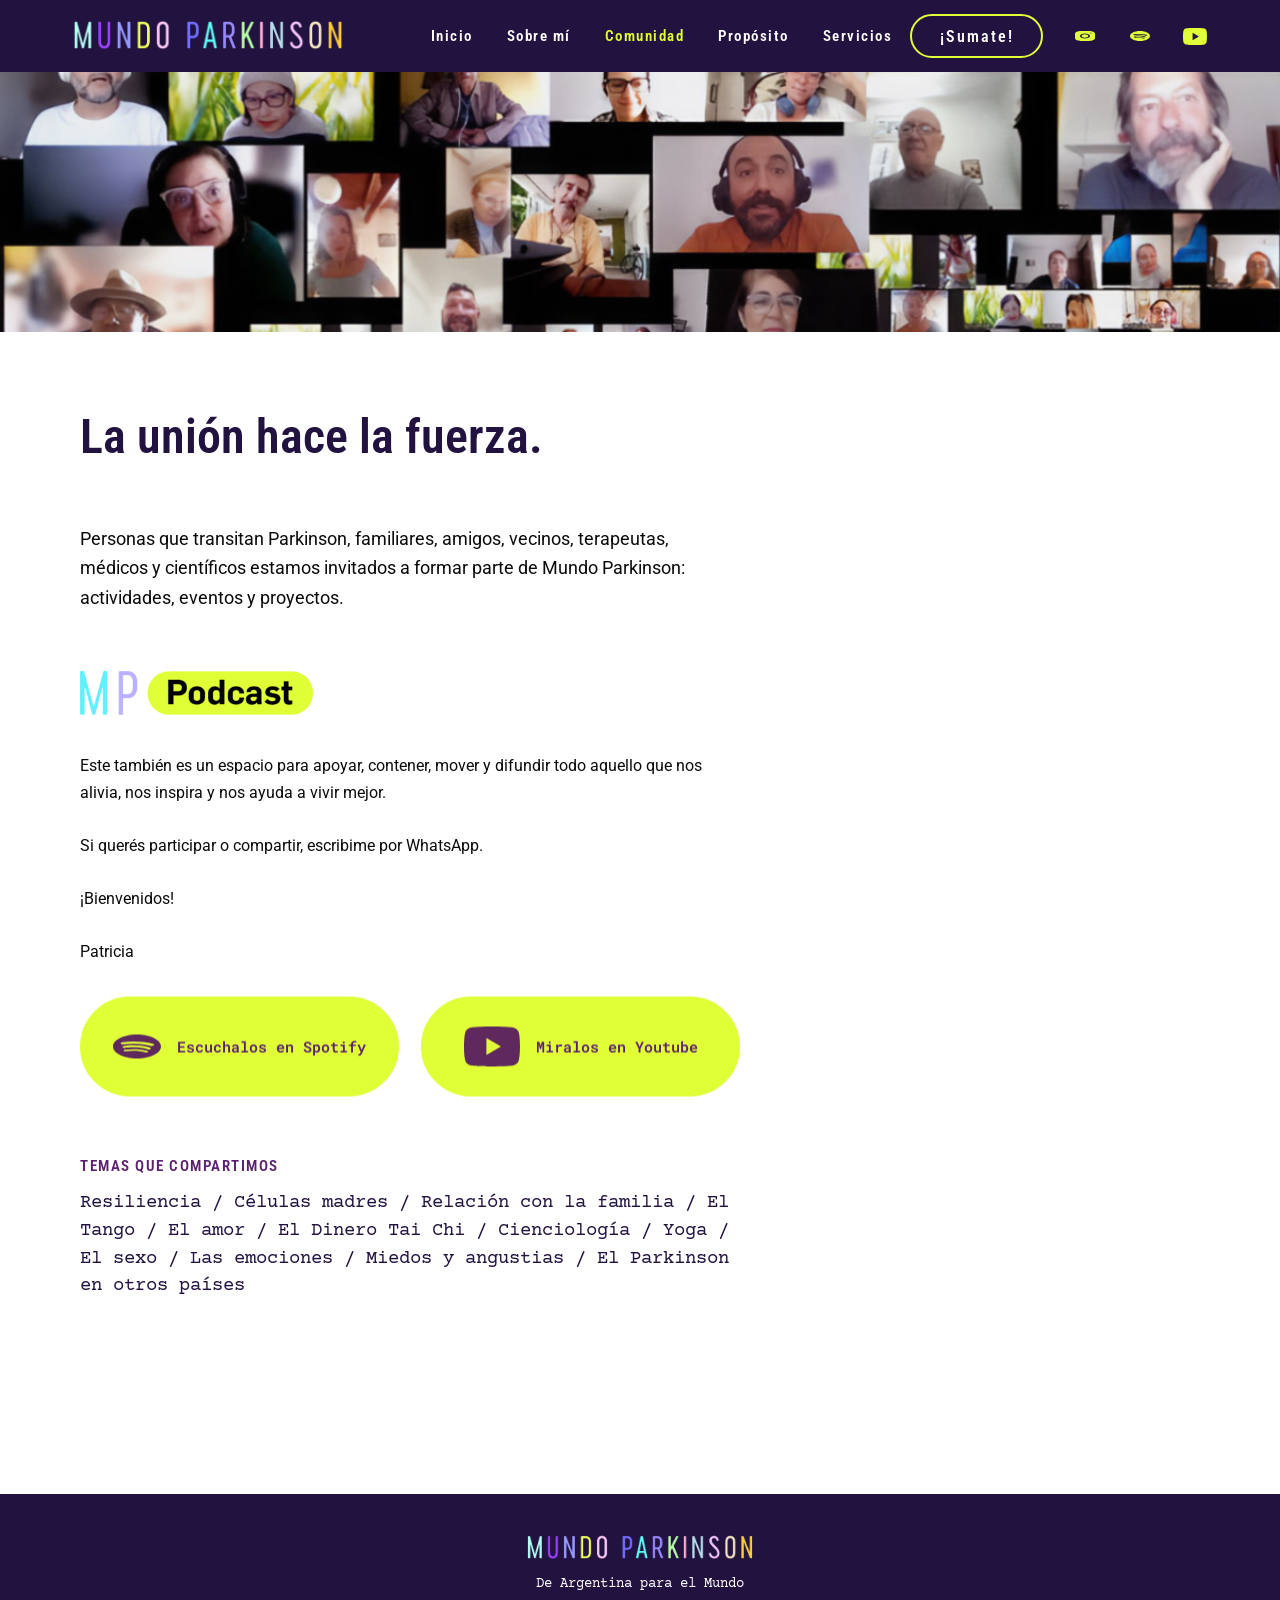
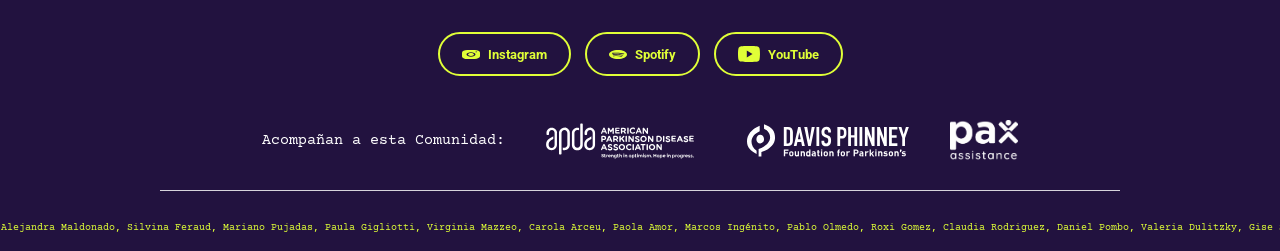
<file: comunidad.html>
<!DOCTYPE html>
<html lang="es">
<head>
  <meta charset="UTF-8">
  <meta name="viewport" content="width=device-width, initial-scale=1.0">
  <meta name="theme-color" content="#22123F">
  <style>
    html,
    body {
      background: #22123F;
    }
  </style>
  <link rel="icon" href="assets/logos/favicon.png" type="image/png">

  <title>Comunidad | Mundo Parkinson</title>
  <meta
    name="description"
    content="Mundo Parkinson es comunidad: encuentros, entrevistas y conversaciones para compartir experiencias en salud, hábitos y vida."
  >
  <meta property="og:title" content="Mundo Parkinson">
  <meta property="og:description" content="Transformando el diagnóstico en bienestar compartido.">
  <meta property="og:url" content="https://virmazzeo11.github.io/mundo-parkinson-web/">
  <meta property="og:site_name" content="Mundo Parkinson">
  <meta property="og:image" content="https://virmazzeo11.github.io/mundo-parkinson-web/assets/images/og-image.jpg">
  <meta property="og:image:width" content="1200">
  <meta property="og:image:height" content="630">
  <meta property="og:image:type" content="image/jpeg">
  <meta property="og:type" content="website">
  <meta name="twitter:card" content="summary_large_image">
  <meta name="twitter:image" content="https://virmazzeo11.github.io/mundo-parkinson-web/assets/images/og-image.jpg">

  <link rel="preconnect" href="https://fonts.googleapis.com">
  <link rel="preconnect" href="https://fonts.gstatic.com" crossorigin>

  <link
    href="https://fonts.googleapis.com/css2?family=Courier+Prime:wght@400;700&family=Reenie+Beanie&family=Roboto:wght@400;500;600;700&family=Roboto+Condensed:wght@400;500;600;700&family=Roboto+Mono:wght@400;500;600&display=swap"
    rel="stylesheet"
  >

  <link rel="stylesheet" href="css/styles.css">
</head>

<body>

  <header class="site-header">
    <div class="header-inner">

      <a class="brand" href="index.html" aria-label="Mundo Parkinson, inicio">
        <img
          src="assets/logos/logo-mundo-parkinson.png"
          alt="Mundo Parkinson"
        >
      </a>

      <nav class="desktop-nav" aria-label="Navegación principal">
        <a href="index.html">Inicio</a>
        <a href="sobre-mi.html">Sobre mí</a>
        <a class="active" href="comunidad.html">Comunidad</a>
        <a href="proposito.html">Propósito</a>
        <a href="servicios.html">Servicios</a>
      </nav>

      <div class="header-actions">
        <a
          class="button button-header"
          href="https://wa.me/5491126805409"
          target="_blank"
          rel="noopener noreferrer"
        >
          ¡Sumate!
        </a>

        <div class="header-socials" aria-label="Redes sociales">
          <a
            href="https://www.instagram.com/mundo.parkinson/"
            target="_blank"
            rel="noopener noreferrer"
            aria-label="Instagram de Mundo Parkinson"
          >
            <img src="assets/icons/instagram.svg" alt="">
          </a>

          <a
            href="https://open.spotify.com/show/033FKIcTWqpeho6zZpF9n4?si=5384ccea46114332"
            target="_blank"
            rel="noopener noreferrer"
            aria-label="Spotify de Mundo Parkinson"
          >
            <img src="assets/icons/spotify.svg" alt="">
          </a>

          <a
            href="https://www.youtube.com/@mundo.parkinson"
            target="_blank"
            rel="noopener noreferrer"
            aria-label="YouTube de Mundo Parkinson"
          >
            <img src="assets/icons/youtube.svg" alt="">
          </a>
        </div>
      </div>

      <button
        class="menu-toggle"
        type="button"
        aria-label="Abrir menú"
        aria-expanded="false"
        aria-controls="mobile-menu"
      >
        <span></span>
        <span></span>
        <span></span>
      </button>

    </div>

    <nav
      class="mobile-menu"
      id="mobile-menu"
      aria-label="Navegación móvil"
    >
      <a href="index.html">Inicio</a>
      <a href="sobre-mi.html">Sobre mí</a>
      <a class="active" href="comunidad.html">Comunidad</a>
      <a href="proposito.html">Propósito</a>
      <a href="servicios.html">Servicios</a>

      <a
        class="button button-mobile-whatsapp"
        href="https://wa.me/5491126805409"
        target="_blank"
        rel="noopener noreferrer"
      >
        Escribime por WhatsApp
      </a>
    </nav>
  </header>


  <main>

    <section class="community-hero" aria-hidden="true">
      <img
        class="hero-motion"
        src="assets/images/hero-comunidad-v2.jpg"
        alt=""
      >
    </section>

    <section class="community-page" aria-labelledby="community-title">
      <div class="community-page-inner">

        <header class="community-intro">
          <h1 class="content-title" id="community-title">La unión hace la fuerza.</h1>

          <p class="community-subtitle">
            Personas que transitan Parkinson, familiares, amigos, vecinos, terapeutas, médicos y científicos estamos invitados a formar parte de Mundo Parkinson: actividades, eventos y proyectos.
          </p>

          <img
            class="community-podcast-logo"
            src="assets/logos/mp-podcast.png"
            alt="MP Podcast"
            width="233"
            height="44"
          >
        </header>

        <div class="community-body">
          <p>
            Este también es un espacio para apoyar, contener, mover y difundir todo aquello que nos alivia, nos inspira y nos ayuda a vivir mejor.
            <br><br>
            Si querés participar o compartir, escribime por WhatsApp.
            <br><br>
            ¡Bienvenidos!
            <br><br>
            Patricia
          </p>

          <div class="community-actions">
            <a
              class="media-button button-yellow community-media-button"
              href="https://open.spotify.com/show/033FKIcTWqpeho6zZpF9n4?si=5384ccea46114332"
              target="_blank"
              rel="noopener noreferrer"
            >
              <span class="media-button-icon">
                <img src="assets/icons/spotify-fluo.svg" alt="">
              </span>
              Escuchalos en Spotify
            </a>

            <a
              class="media-button button-yellow community-media-button"
              href="https://www.youtube.com/@mundo.parkinson"
              target="_blank"
              rel="noopener noreferrer"
            >
              <span class="media-button-icon">
                <img src="assets/icons/youtube-fluo.svg" alt="">
              </span>
              Miralos en Youtube
            </a>
          </div>
        </div>

        <section class="community-topics" aria-labelledby="community-topics-title">
          <h2 class="section-label" id="community-topics-title">TEMAS QUE COMPARTIMOS</h2>

          <p>
            Resiliencia / Células madres / Relación con la familia / El Tango / El amor / El Dinero Tai Chi / Cienciología / Yoga / El sexo / Las emociones / Miedos y angustias / El Parkinson en otros países
          </p>
        </section>

      </div>
    </section>

  </main>


  <footer class="site-footer internal-footer">
    <div class="footer-main">
      <img
        class="footer-logo"
        src="assets/logos/logo-mundo-parkinson.png"
        alt="Mundo Parkinson"
      >

      <p>De Argentina para el Mundo</p>

      <div class="internal-footer-socials" aria-label="Redes sociales">
        <a
          class="internal-footer-social"
          href="https://www.instagram.com/mundo.parkinson/"
          target="_blank"
          rel="noopener noreferrer"
        >
          <img src="assets/icons/instagram.svg" alt="">
          Instagram
        </a>

        <a
          class="internal-footer-social"
          href="https://open.spotify.com/show/033FKIcTWqpeho6zZpF9n4?si=5384ccea46114332"
          target="_blank"
          rel="noopener noreferrer"
        >
          <img src="assets/icons/spotify.svg" alt="">
          Spotify
        </a>

        <a
          class="internal-footer-social"
          href="https://www.youtube.com/@mundo.parkinson"
          target="_blank"
          rel="noopener noreferrer"
        >
          <img src="assets/icons/youtube.svg" alt="">
          YouTube
        </a>
      </div>
    </div>

    <div class="footer-institutions" aria-label="Instituciones que acompañan">
      <p class="footer-institutions-title">Acompañan a esta Comunidad:</p>

      <div class="footer-institutions-logos">
        <img src="assets/logos/apda-logo-bco.svg" alt="APDA">
        <img src="assets/logos/foundation-logo-bco.svg" alt="Davis Phinney Foundation">
        <img src="assets/logos/pax-logo-bco.png" alt="PAX Assistance">
      </div>
    </div>

    <div class="footer-team">
      Equipo presente: Matías y Francesco, Maria Alejandra Maldonado, Silvina Feraud, Mariano Pujadas, Paula Gigliotti, Virginia Mazzeo, Carola Arceu, Paola Amor, Marcos Ingénito, Pablo Olmedo, Roxi Gomez, Claudia Rodriguez, Daniel Pombo, Valeria Dulitzky, Gise Salinas, Gerardo Brandy, Fernanda Iglesias.
    </div>
  </footer>


  <script src="js/main.js"></script>
</body>
</html>
</file>
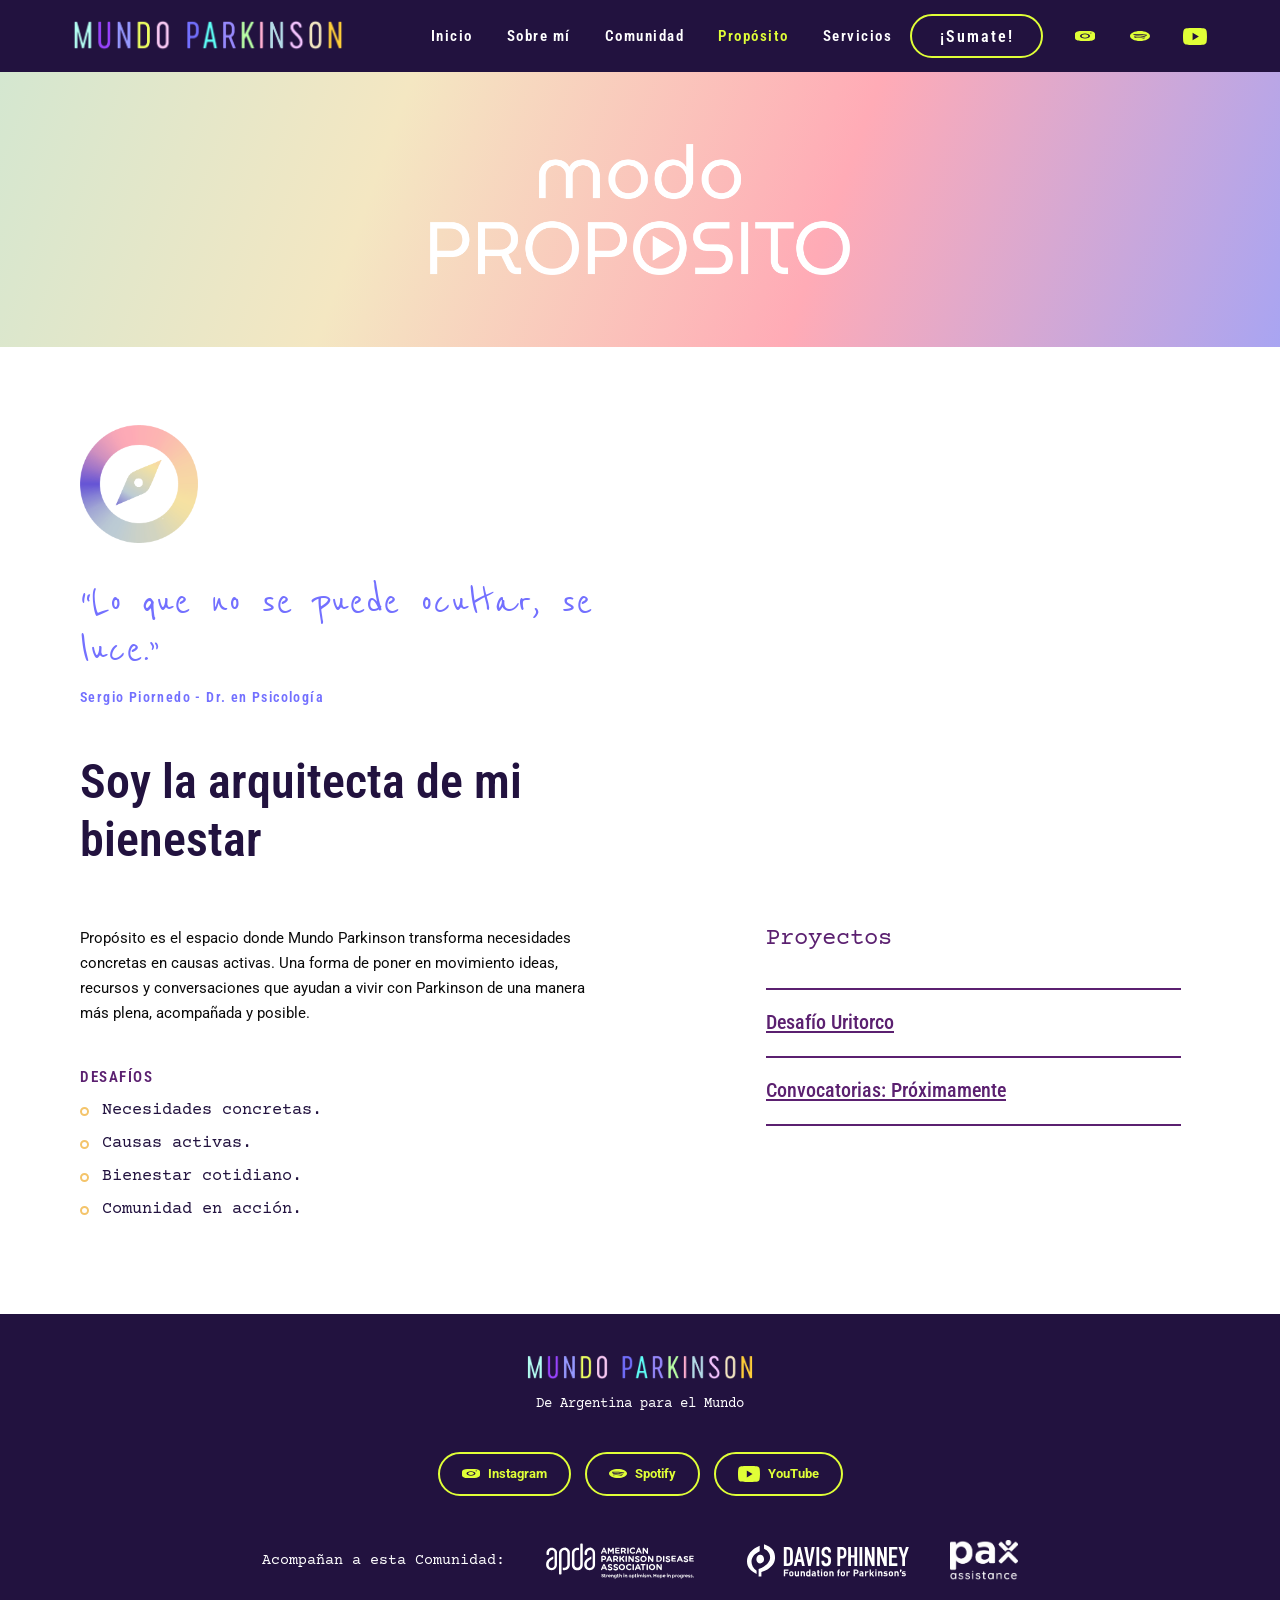
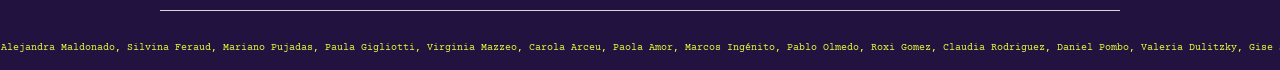
<file: proposito.html>
<!DOCTYPE html>
<html lang="es">
<head>
  <meta charset="UTF-8">
  <meta name="viewport" content="width=device-width, initial-scale=1.0">
  <meta name="theme-color" content="#22123F">
  <style>
    html,
    body {
      background: #22123F;
    }
  </style>
  <link rel="icon" href="assets/logos/favicon.png" type="image/png">

  <title>Propósito | Mundo Parkinson</title>
  <meta
    name="description"
    content="Propósito de Mundo Parkinson: proyectos, desafíos y acciones para transformar el diagnóstico en bienestar compartido."
  >
  <meta property="og:title" content="Mundo Parkinson">
  <meta property="og:description" content="Transformando el diagnóstico en bienestar compartido.">
  <meta property="og:url" content="https://virmazzeo11.github.io/mundo-parkinson-web/">
  <meta property="og:site_name" content="Mundo Parkinson">
  <meta property="og:image" content="https://virmazzeo11.github.io/mundo-parkinson-web/assets/images/og-image.jpg">
  <meta property="og:image:width" content="1200">
  <meta property="og:image:height" content="630">
  <meta property="og:image:type" content="image/jpeg">
  <meta property="og:type" content="website">
  <meta name="twitter:card" content="summary_large_image">
  <meta name="twitter:image" content="https://virmazzeo11.github.io/mundo-parkinson-web/assets/images/og-image.jpg">

  <link rel="preconnect" href="https://fonts.googleapis.com">
  <link rel="preconnect" href="https://fonts.gstatic.com" crossorigin>

  <link
    href="https://fonts.googleapis.com/css2?family=Courier+Prime:wght@400;700&family=Reenie+Beanie&family=Roboto:wght@400;500;600;700&family=Roboto+Condensed:wght@400;500;600;700&family=Roboto+Mono:wght@400;500;600&display=swap"
    rel="stylesheet"
  >

  <link rel="stylesheet" href="css/styles.css">
</head>

<body>

  <header class="site-header">
    <div class="header-inner">

      <a class="brand" href="index.html" aria-label="Mundo Parkinson, inicio">
        <img
          src="assets/logos/logo-mundo-parkinson.png"
          alt="Mundo Parkinson"
        >
      </a>

      <nav class="desktop-nav" aria-label="Navegación principal">
        <a href="index.html">Inicio</a>
        <a href="sobre-mi.html">Sobre mí</a>
        <a href="comunidad.html">Comunidad</a>
        <a class="active" href="proposito.html">Propósito</a>
        <a href="servicios.html">Servicios</a>
      </nav>

      <div class="header-actions">
        <a
          class="button button-header"
          href="https://wa.me/5491126805409"
          target="_blank"
          rel="noopener noreferrer"
        >
          ¡Sumate!
        </a>

        <div class="header-socials" aria-label="Redes sociales">
          <a
            href="https://www.instagram.com/mundo.parkinson/"
            target="_blank"
            rel="noopener noreferrer"
            aria-label="Instagram de Mundo Parkinson"
          >
            <img src="assets/icons/instagram.svg" alt="">
          </a>

          <a
            href="https://open.spotify.com/show/033FKIcTWqpeho6zZpF9n4?si=5384ccea46114332"
            target="_blank"
            rel="noopener noreferrer"
            aria-label="Spotify de Mundo Parkinson"
          >
            <img src="assets/icons/spotify.svg" alt="">
          </a>

          <a
            href="https://www.youtube.com/@mundo.parkinson"
            target="_blank"
            rel="noopener noreferrer"
            aria-label="YouTube de Mundo Parkinson"
          >
            <img src="assets/icons/youtube.svg" alt="">
          </a>
        </div>
      </div>

      <button
        class="menu-toggle"
        type="button"
        aria-label="Abrir menú"
        aria-expanded="false"
        aria-controls="mobile-menu"
      >
        <span></span>
        <span></span>
        <span></span>
      </button>

    </div>

    <nav
      class="mobile-menu"
      id="mobile-menu"
      aria-label="Navegación móvil"
    >
      <a href="index.html">Inicio</a>
      <a href="sobre-mi.html">Sobre mí</a>
      <a href="comunidad.html">Comunidad</a>
      <a class="active" href="proposito.html">Propósito</a>
      <a href="servicios.html">Servicios</a>

      <a
        class="button button-mobile-whatsapp"
        href="https://wa.me/5491126805409"
        target="_blank"
        rel="noopener noreferrer"
      >
        Escribime por WhatsApp
      </a>
    </nav>
  </header>


  <main>

    <section class="purpose-hero" aria-label="Modo Propósito">
      <img
        class="purpose-hero-logo"
        src="assets/logos/modo-proposito-bco.png"
        alt="modo Propósito"
      >
    </section>

    <section class="purpose-page" aria-labelledby="purpose-title">
      <div class="purpose-page-grid">

        <article class="purpose-main">
          <img
            class="purpose-icon"
            src="assets/isotipos/proposito.png"
            alt=""
            width="118"
            height="118"
            loading="lazy"
          >

          <blockquote>
            <p class="gesture-title">“Lo que no se puede ocultar, se luce.”</p>
            <cite>Sergio Piornedo - Dr. en Psicología</cite>
          </blockquote>

          <div class="purpose-copy">
            <h2 class="content-title" id="purpose-title">Soy la arquitecta de mi bienestar</h2>

            <p>
              Propósito es el espacio donde Mundo Parkinson transforma necesidades concretas en causas activas. Una forma de poner en movimiento ideas, recursos y conversaciones que ayudan a vivir con Parkinson de una manera más plena, acompañada y posible.
            </p>
          </div>

          <section class="purpose-challenges" aria-labelledby="purpose-challenges-title">
            <h3 class="section-label" id="purpose-challenges-title">DESAFÍOS</h3>

            <ul>
              <li>Necesidades concretas.</li>
              <li>Causas activas.</li>
              <li>Bienestar cotidiano.</li>
              <li>Comunidad en acción.</li>
            </ul>
          </section>
        </article>

        <aside class="side-links purpose-projects" aria-labelledby="purpose-projects-title">
          <h2 id="purpose-projects-title">Proyectos</h2>

          <ul>
            <li>
              <a
                href="https://drive.google.com/file/d/1P41nsOebtjuI_Y-V-Pn3f_BX3LYbnSGW/view?usp=drive_link"
                target="_blank"
                rel="noopener noreferrer"
              >
                Desafío Uritorco
              </a>
            </li>

            <li>
              <a href="#">
                Convocatorias: Próximamente
              </a>
            </li>
          </ul>
        </aside>

      </div>
    </section>

  </main>


  <footer class="site-footer internal-footer">
    <div class="footer-main">
      <img
        class="footer-logo"
        src="assets/logos/logo-mundo-parkinson.png"
        alt="Mundo Parkinson"
      >

      <p>De Argentina para el Mundo</p>

      <div class="internal-footer-socials" aria-label="Redes sociales">
        <a
          class="internal-footer-social"
          href="https://www.instagram.com/mundo.parkinson/"
          target="_blank"
          rel="noopener noreferrer"
        >
          <img src="assets/icons/instagram.svg" alt="">
          Instagram
        </a>

        <a
          class="internal-footer-social"
          href="https://open.spotify.com/show/033FKIcTWqpeho6zZpF9n4?si=5384ccea46114332"
          target="_blank"
          rel="noopener noreferrer"
        >
          <img src="assets/icons/spotify.svg" alt="">
          Spotify
        </a>

        <a
          class="internal-footer-social"
          href="https://www.youtube.com/@mundo.parkinson"
          target="_blank"
          rel="noopener noreferrer"
        >
          <img src="assets/icons/youtube.svg" alt="">
          YouTube
        </a>
      </div>
    </div>

    <div class="footer-institutions" aria-label="Instituciones que acompañan">
      <p class="footer-institutions-title">Acompañan a esta Comunidad:</p>

      <div class="footer-institutions-logos">
        <img src="assets/logos/apda-logo-bco.svg" alt="APDA">
        <img src="assets/logos/foundation-logo-bco.svg" alt="Davis Phinney Foundation">
        <img src="assets/logos/pax-logo-bco.png" alt="PAX Assistance">
      </div>
    </div>

    <div class="footer-team">
      Equipo presente: Matías y Francesco, Maria Alejandra Maldonado, Silvina Feraud, Mariano Pujadas, Paula Gigliotti, Virginia Mazzeo, Carola Arceu, Paola Amor, Marcos Ingénito, Pablo Olmedo, Roxi Gomez, Claudia Rodriguez, Daniel Pombo, Valeria Dulitzky, Gise Salinas, Gerardo Brandy, Fernanda Iglesias.
    </div>
  </footer>


  <script src="js/main.js"></script>
</body>
</html>
</file>
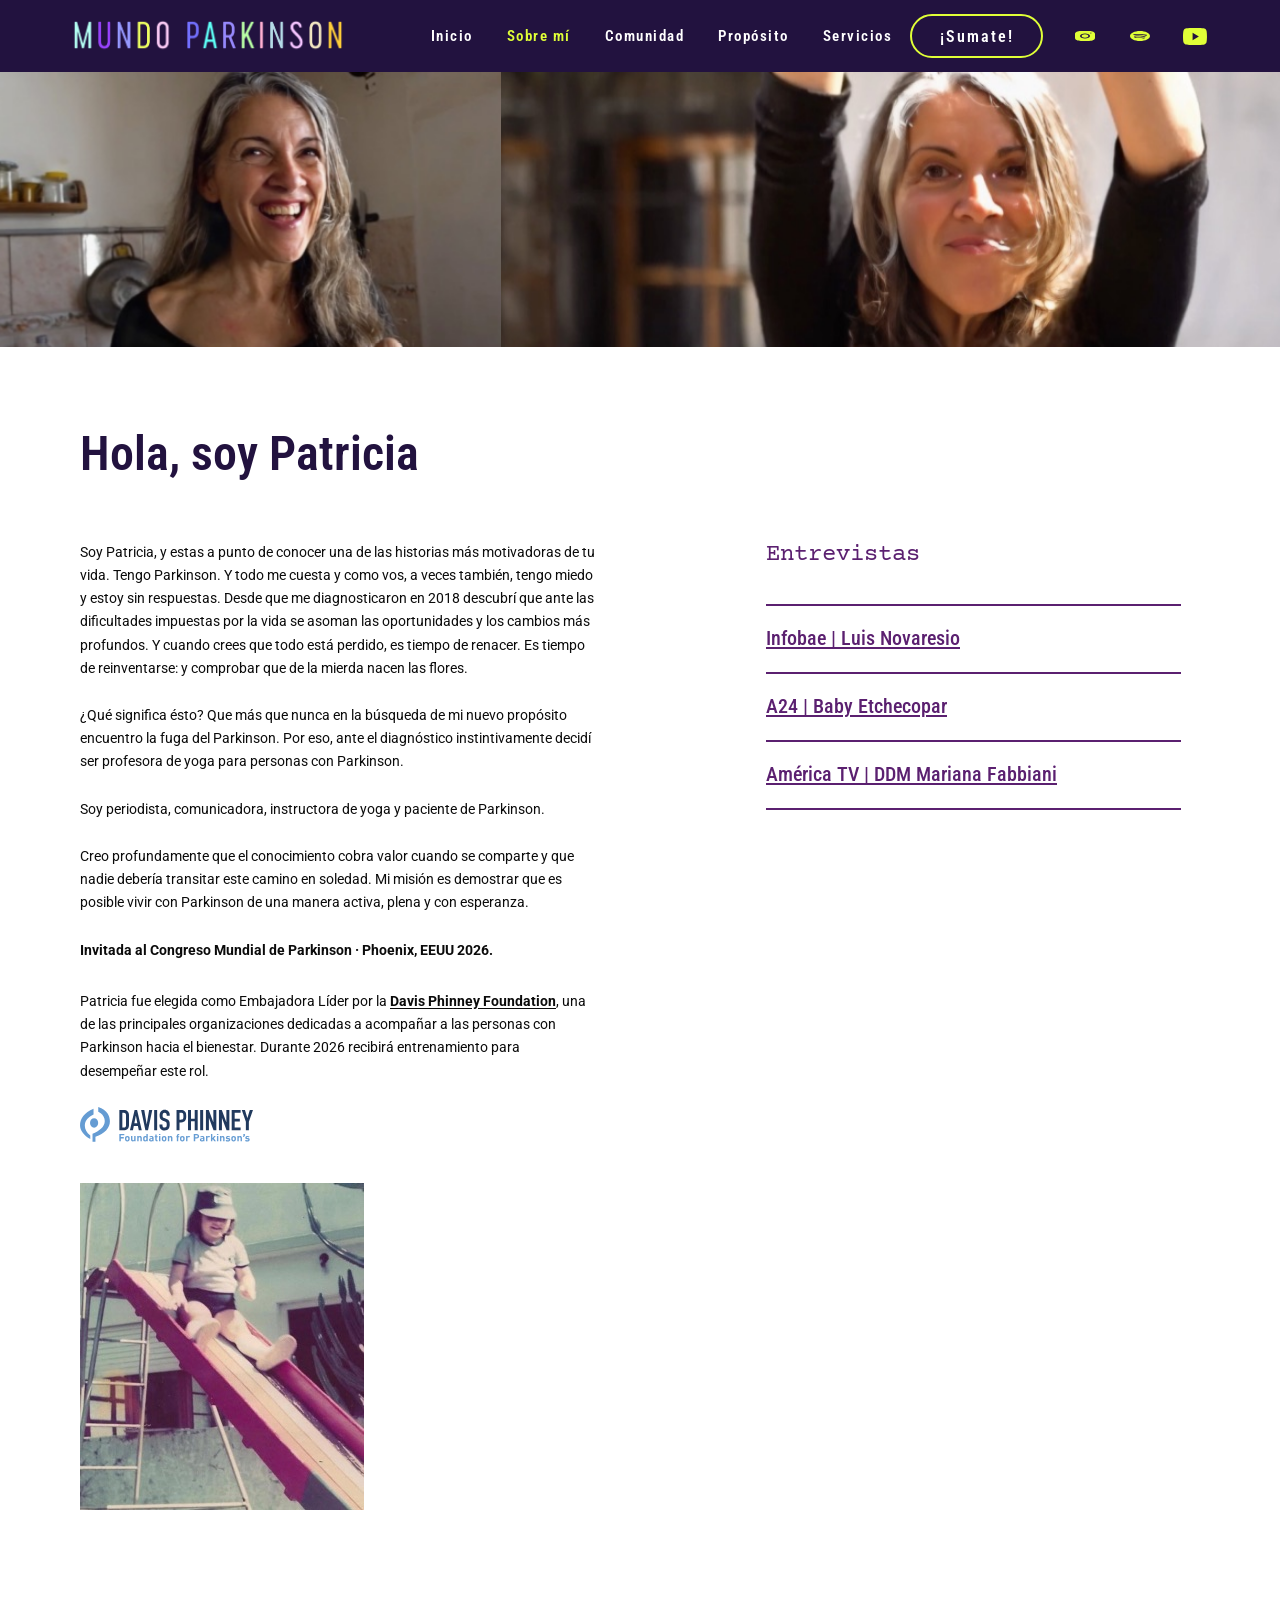
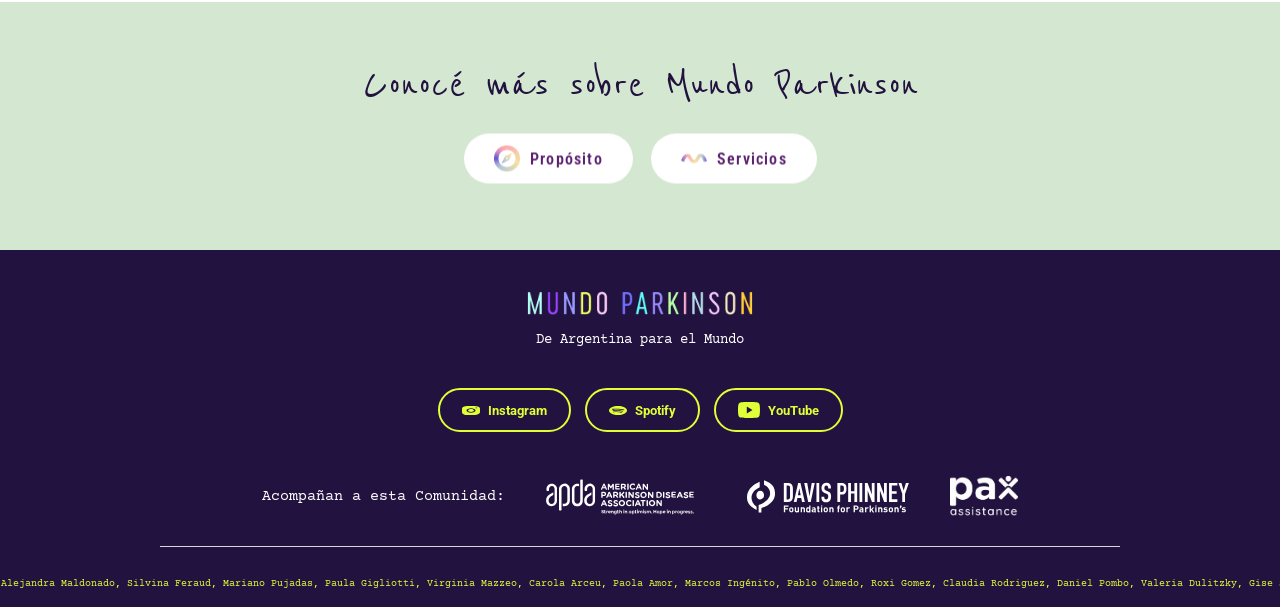
<file: sobre-mi.html>
<!DOCTYPE html>
<html lang="es">
<head>
  <meta charset="UTF-8">
  <meta name="viewport" content="width=device-width, initial-scale=1.0">
  <meta name="theme-color" content="#22123F">
  <style>
    html,
    body {
      background: #22123F;
    }
  </style>
  <link rel="icon" href="assets/logos/favicon.png" type="image/png">

  <title>Sobre mí | Mundo Parkinson</title>
  <meta
    name="description"
    content="Conocé la historia de Patricia, periodista, comunicadora, instructora de yoga y paciente de Parkinson."
  >
  <meta property="og:title" content="Mundo Parkinson">
  <meta property="og:description" content="Transformando el diagnóstico en bienestar compartido.">
  <meta property="og:url" content="https://virmazzeo11.github.io/mundo-parkinson-web/">
  <meta property="og:site_name" content="Mundo Parkinson">
  <meta property="og:image" content="https://virmazzeo11.github.io/mundo-parkinson-web/assets/images/og-image.jpg">
  <meta property="og:image:width" content="1200">
  <meta property="og:image:height" content="630">
  <meta property="og:image:type" content="image/jpeg">
  <meta property="og:type" content="website">
  <meta name="twitter:card" content="summary_large_image">
  <meta name="twitter:image" content="https://virmazzeo11.github.io/mundo-parkinson-web/assets/images/og-image.jpg">

  <link rel="preconnect" href="https://fonts.googleapis.com">
  <link rel="preconnect" href="https://fonts.gstatic.com" crossorigin>

  <link
    href="https://fonts.googleapis.com/css2?family=Courier+Prime:wght@400;700&family=Reenie+Beanie&family=Roboto:wght@400;500;600;700&family=Roboto+Condensed:wght@400;500;600;700&family=Roboto+Mono:wght@400;500;600&display=swap"
    rel="stylesheet"
  >

  <link rel="stylesheet" href="css/styles.css">
</head>

<body>

  <header class="site-header">
    <div class="header-inner">

      <a class="brand" href="index.html" aria-label="Mundo Parkinson, inicio">
        <img
          src="assets/logos/logo-mundo-parkinson.png"
          alt="Mundo Parkinson"
        >
      </a>

      <nav class="desktop-nav" aria-label="Navegación principal">
        <a href="index.html">Inicio</a>
        <a class="active" href="sobre-mi.html">Sobre mí</a>
        <a href="comunidad.html">Comunidad</a>
        <a href="proposito.html">Propósito</a>
        <a href="servicios.html">Servicios</a>
      </nav>

      <div class="header-actions">
        <a
          class="button button-header"
          href="https://wa.me/5491126805409"
          target="_blank"
          rel="noopener noreferrer"
        >
          ¡Sumate!
        </a>

        <div class="header-socials" aria-label="Redes sociales">
          <a
            href="https://www.instagram.com/mundo.parkinson/"
            target="_blank"
            rel="noopener noreferrer"
            aria-label="Instagram de Mundo Parkinson"
          >
            <img src="assets/icons/instagram.svg" alt="">
          </a>

          <a
            href="https://open.spotify.com/show/033FKIcTWqpeho6zZpF9n4?si=5384ccea46114332"
            target="_blank"
            rel="noopener noreferrer"
            aria-label="Spotify de Mundo Parkinson"
          >
            <img src="assets/icons/spotify.svg" alt="">
          </a>

          <a
            href="https://www.youtube.com/@mundo.parkinson"
            target="_blank"
            rel="noopener noreferrer"
            aria-label="YouTube de Mundo Parkinson"
          >
            <img src="assets/icons/youtube.svg" alt="">
          </a>
        </div>
      </div>

      <button
        class="menu-toggle"
        type="button"
        aria-label="Abrir menú"
        aria-expanded="false"
        aria-controls="mobile-menu"
      >
        <span></span>
        <span></span>
        <span></span>
      </button>

    </div>

    <nav
      class="mobile-menu"
      id="mobile-menu"
      aria-label="Navegación móvil"
    >
      <a href="index.html">Inicio</a>
      <a class="active" href="sobre-mi.html">Sobre mí</a>
      <a href="comunidad.html">Comunidad</a>
      <a href="proposito.html">Propósito</a>
      <a href="servicios.html">Servicios</a>

      <a
        class="button button-mobile-whatsapp"
        href="https://wa.me/5491126805409"
        target="_blank"
        rel="noopener noreferrer"
      >
        Escribime por WhatsApp
      </a>
    </nav>
  </header>


  <main>

    <section class="about-page-hero" aria-label="Patricia">
      <div class="about-page-hero-image about-page-hero-image-left">
        <img
          class="hero-motion"
          src="assets/images/sobre-mi-hero-left.jpg"
          alt="Patricia sonriendo"
          width="793"
          height="275"
        >
      </div>

      <div class="about-page-hero-image about-page-hero-image-right">
        <img
          class="hero-motion"
          src="assets/images/sobre-mi-hero-right.jpg"
          alt="Patricia practicando yoga"
          width="876"
          height="275"
        >
      </div>
    </section>

    <section class="about-page-content" aria-labelledby="about-page-title">
      <div class="about-page-grid">

        <article class="about-page-story">
          <h1 class="content-title" id="about-page-title">Hola, soy Patricia</h1>

          <div class="about-page-text">
            <p>
              Soy Patricia, y estas a punto de conocer una de las historias más motivadoras de tu vida. Tengo Parkinson. Y todo me cuesta y como vos, a veces también, tengo miedo y estoy sin respuestas. Desde que me diagnosticaron en 2018 descubrí que ante las dificultades impuestas por la vida se asoman las oportunidades y los cambios más profundos. Y cuando crees que todo está perdido, es tiempo de renacer. Es tiempo de reinventarse: y comprobar que de la mierda nacen las flores.
            </p>

            <p>
              ¿Qué significa ésto? Que más que nunca en la búsqueda de mi nuevo propósito encuentro la fuga del Parkinson. Por eso, ante el diagnóstico instintivamente decidí ser profesora de yoga para personas con Parkinson.
            </p>

            <p>
              Soy periodista, comunicadora, instructora de yoga y paciente de Parkinson.
            </p>

            <p>
              Creo profundamente que el conocimiento cobra valor cuando se comparte y que nadie debería transitar este camino en soledad. Mi misión es demostrar que es posible vivir con Parkinson de una manera activa, plena y con esperanza.
            </p>

            <p>
              <strong>Invitada al Congreso Mundial de Parkinson · Phoenix, EEUU 2026.</strong>
            </p>

            <div class="about-foundation-block">
              <p>
                Patricia fue elegida como Embajadora Líder por la <strong><a href="https://davisphinneyfoundation.org/" target="_blank" rel="noopener noreferrer">Davis Phinney Foundation</a></strong>, una de las principales organizaciones dedicadas a acompañar a las personas con Parkinson hacia el bienestar. Durante 2026 recibirá entrenamiento para desempeñar este rol.
              </p>

              <img
                src="assets/logos/foundation-logo.svg"
                alt="Davis Phinney Foundation"
                width="216"
                height="45"
                loading="lazy"
              >
            </div>
          </div>

          <img
            class="about-page-photo"
            src="assets/images/patricia-sobre-mi.jpg"
            alt="Patricia de niña en un tobogán"
            width="284"
            height="327"
            loading="lazy"
          >
        </article>

        <aside class="side-links about-page-interviews" aria-labelledby="interviews-title">
          <h2 id="interviews-title">Entrevistas</h2>

          <ul>
            <li>
              <a
                href="https://youtu.be/8qr02IHAMKY"
                target="_blank"
                rel="noopener noreferrer"
              >
                Infobae | Luis Novaresio
              </a>
            </li>

            <li>
              <a
                href="https://youtu.be/CsZEiwFea70"
                target="_blank"
                rel="noopener noreferrer"
              >
                A24 | Baby Etchecopar
              </a>
            </li>

            <li>
              <a
                href="https://youtu.be/q1MHPETw1g4"
                target="_blank"
                rel="noopener noreferrer"
              >
                América TV | DDM Mariana Fabbiani
              </a>
            </li>
          </ul>
        </aside>

      </div>
    </section>

    <section class="about-page-more" aria-labelledby="about-page-more-title">
      <div class="about-page-more-inner">
        <h2 class="gesture-title" id="about-page-more-title">Conocé más sobre Mundo Parkinson</h2>

        <div class="about-page-more-actions">
          <a class="button button-outline about-page-more-button" href="proposito.html">
            <img src="assets/icons/proposito.png" alt="">
            Propósito
          </a>

          <a class="button button-outline about-page-more-button" href="servicios.html">
            <img src="assets/icons/servicios.svg" alt="">
            Servicios
          </a>
        </div>
      </div>
    </section>

  </main>


  <footer class="site-footer internal-footer">
    <div class="footer-main">
      <img
        class="footer-logo"
        src="assets/logos/logo-mundo-parkinson.png"
        alt="Mundo Parkinson"
      >

      <p>De Argentina para el Mundo</p>

      <div class="internal-footer-socials" aria-label="Redes sociales">
        <a
          class="internal-footer-social"
          href="https://www.instagram.com/mundo.parkinson/"
          target="_blank"
          rel="noopener noreferrer"
        >
          <img src="assets/icons/instagram.svg" alt="">
          Instagram
        </a>

        <a
          class="internal-footer-social"
          href="https://open.spotify.com/show/033FKIcTWqpeho6zZpF9n4?si=5384ccea46114332"
          target="_blank"
          rel="noopener noreferrer"
        >
          <img src="assets/icons/spotify.svg" alt="">
          Spotify
        </a>

        <a
          class="internal-footer-social"
          href="https://www.youtube.com/@mundo.parkinson"
          target="_blank"
          rel="noopener noreferrer"
        >
          <img src="assets/icons/youtube.svg" alt="">
          YouTube
        </a>
      </div>
    </div>

    <div class="footer-institutions" aria-label="Instituciones que acompañan">
      <p class="footer-institutions-title">Acompañan a esta Comunidad:</p>

      <div class="footer-institutions-logos">
        <img src="assets/logos/apda-logo-bco.svg" alt="APDA">
        <img src="assets/logos/foundation-logo-bco.svg" alt="Davis Phinney Foundation">
        <img src="assets/logos/pax-logo-bco.png" alt="PAX Assistance">
      </div>
    </div>

    <div class="footer-team">
      Equipo presente: Matías y Francesco, Maria Alejandra Maldonado, Silvina Feraud, Mariano Pujadas, Paula Gigliotti, Virginia Mazzeo, Carola Arceu, Paola Amor, Marcos Ingénito, Pablo Olmedo, Roxi Gomez, Claudia Rodriguez, Daniel Pombo, Valeria Dulitzky, Gise Salinas, Gerardo Brandy, Fernanda Iglesias.
    </div>
  </footer>


  <script src="js/main.js"></script>
</body>
</html>
</file>
<file: css/styles.css>
:root {
  --violeta-header: #22123F;
  --violeta-botones: #5B2070;
  --verde-agua: #D4E7D0;
  --rosa: #FFABB6;
  --crema: #F4E7C2;
  --amarillo: #EDFF61;
  --amarillo-fluo: #E0FF37;
  --violeta-azulado-logo: #968CFF;
  --blanco: #ffffff;
  --negro: #0b0b0b;
}

*,
*::before,
*::after {
  box-sizing: border-box;
}

html {
  scroll-behavior: smooth;
  background: var(--violeta-header);
}

body {
  margin: 0;
  color: var(--negro);
  font-family: "Roboto", Arial, sans-serif;
  background: var(--violeta-header);
}

.motion-enhanced.motion-page-enter main,
.motion-enhanced.motion-page-enter .site-footer {
  animation: pageFadeIn 400ms cubic-bezier(.22,.61,.36,1) both;
}

@keyframes pageFadeIn {
  from {
    opacity: 0;
  }

  to {
    opacity: 1;
  }
}

img {
  display: block;
  max-width: 100%;
}

a {
  color: inherit;
  text-decoration: none;
}

.content-title {
  max-width: 617px;
  margin: 0 0 50px;
  color: #22123F;
  font-family: "Roboto Condensed", Arial, sans-serif;
  font-size: 38px;
  font-weight: 600;
  line-height: 1.18;
}

.gesture-title {
  font-family: "Reenie Beanie", cursive;
  font-size: 46px;
  font-weight: 400;
  line-height: 1;
}

.section-label {
  margin: 0 0 14px;
  color: var(--violeta-botones);
  font-family: "Roboto Condensed", Arial, sans-serif;
  font-size: 15px;
  font-weight: 600;
  line-height: 1.2;
  letter-spacing: 1.5px;
}

.button,
.button-outline,
.button-small-outline,
.media-button,
.social-pill,
.join-button {
  display: inline-flex;
  width: fit-content;
  max-width: 100%;
  align-items: center;
  justify-content: center;
  min-height: 44px;
  padding: 0 22px;
  border: 2px solid var(--violeta-botones);
  border-radius: 999px;
  transition: transform 180ms ease, background-color 180ms ease, color 180ms ease;
}

a.button:hover,
a.button:focus-visible,
a.button-outline:hover,
a.button-outline:focus-visible,
a.button-small-outline:hover,
a.button-small-outline:focus-visible,
a.media-button:hover,
a.media-button:focus-visible,
a.social-pill:hover,
a.social-pill:focus-visible,
a.join-button:hover,
a.join-button:focus-visible {
  color: var(--button-hover-color, var(--blanco));
  background: var(--button-hover-bg, var(--violeta-botones));
  border-width: 2px;
  border-style: solid;
  transform: translateY(-2px);
}

.motion-enhanced .content-motion-button {
  --content-button-reveal-y: 12px;
  --content-button-parallax-y: 0px;
  --content-button-motion-y: calc(var(--content-button-reveal-y) + var(--content-button-parallax-y));
  opacity: 0;
  transform: translate3d(0, var(--content-button-motion-y), 0);
  transition: opacity 460ms cubic-bezier(.22,.61,.36,1), transform 460ms cubic-bezier(.22,.61,.36,1), background-color 180ms ease, color 180ms ease;
  will-change: opacity, transform;
}

.motion-enhanced .content-motion-button.is-visible {
  --content-button-reveal-y: 0px;
  opacity: 1;
}

.motion-enhanced a.content-motion-button:hover,
.motion-enhanced a.content-motion-button:focus-visible {
  transform: translate3d(0, calc(var(--content-button-motion-y, 0px) - 2px), 0);
}

.motion-enhanced a.content-motion-button:active {
  transform: translate3d(0, var(--content-button-motion-y, 0px), 0) scale(.985);
  transition-duration: 90ms;
}

.button img,
.button-outline img,
.button-small-outline img,
.media-button img,
.social-pill img,
.join-button img {
  flex: 0 0 auto;
  object-fit: contain;
  transition: filter 180ms ease;
}

a.button:hover img,
a.button:focus-visible img,
a.button-outline:hover img,
a.button-outline:focus-visible img,
a.button-small-outline:hover img,
a.button-small-outline:focus-visible img,
a.media-button:hover img,
a.media-button:focus-visible img,
a.social-pill:hover img,
a.social-pill:focus-visible img,
a.join-button:hover img,
a.join-button:focus-visible img {
  filter: var(--button-icon-hover-filter, brightness(0) invert(1));
}

.button-yellow {
  --button-hover-bg: var(--violeta-botones);
  --button-hover-color: var(--blanco);
  --button-icon-hover-filter: brightness(0) invert(1);
  border-color: var(--amarillo-fluo);
  color: var(--violeta-botones);
  background: var(--amarillo-fluo);
}

.button-yellow:hover,
.button-yellow:focus-visible {
  border-color: var(--violeta-botones);
}

.button-yellow img {
  filter: brightness(0) saturate(100%) invert(18%) sepia(51%) saturate(1431%) hue-rotate(264deg) brightness(88%) contrast(89%);
}

.site-header {
  position: sticky;
  top: 0;
  z-index: 100;
  background: var(--violeta-header);
}

.header-inner {
  display: flex;
  align-items: center;
  justify-content: space-between;
  min-height: 64px;
  padding: 0 20px;
  gap: 18px;
}

.brand {
  display: inline-flex;
  align-items: center;
  min-height: 44px;
  transition: transform 180ms ease;
}

.brand:hover {
  transform: translateY(-2px);
}

.brand img {
  width: 205px;
  max-height: 44px;
  object-fit: contain;
}

.desktop-nav,
.header-actions {
  display: none;
}

.menu-toggle {
  display: inline-flex;
  flex-direction: column;
  align-items: center;
  justify-content: center;
  width: 48px;
  height: 48px;
  padding: 0;
  border: 2px solid var(--amarillo-fluo);
  border-radius: 999px;
  background: transparent;
  cursor: pointer;
}

.menu-toggle span {
  display: block;
  width: 20px;
  height: 2px;
  margin: 3px 0;
  border-radius: 999px;
  background: var(--amarillo-fluo);
  transition: transform 180ms ease, opacity 180ms ease;
}

.menu-toggle.is-open span:nth-child(1) {
  transform: translateY(8px) rotate(45deg);
}

.menu-toggle.is-open span:nth-child(2) {
  opacity: 0;
}

.menu-toggle.is-open span:nth-child(3) {
  transform: translateY(-8px) rotate(-45deg);
}

.mobile-menu {
  display: none;
  padding: 8px 20px 22px;
  background: var(--violeta-header);
  border-top: 1px solid rgba(224, 255, 55, 0.22);
}

.mobile-menu.is-open {
  display: grid;
  gap: 6px;
}

.mobile-menu a {
  display: flex;
  align-items: center;
  min-height: 44px;
  padding: 0 14px;
  border-radius: 999px;
  color: var(--blanco);
  font-family: "Roboto Condensed", Arial, sans-serif;
  font-size: 16px;
  font-weight: 600;
  letter-spacing: 1.2px;
}

.mobile-menu a.active {
  color: var(--amarillo-fluo);
}

.mobile-menu a:hover,
.mobile-menu a:focus-visible {
  color: var(--violeta-header);
  background: var(--amarillo-fluo);
  transform: translateY(-2px);
}

.mobile-menu .button-mobile-whatsapp {
  --button-hover-bg: var(--amarillo-fluo);
  --button-hover-color: var(--violeta-header);
  width: fit-content;
  min-width: 60%;
  max-width: 70%;
  justify-content: center;
  align-self: flex-start;
  margin-top: 16px;
  padding: 0 22px;
  border: 2px solid var(--amarillo-fluo);
  color: var(--amarillo-fluo);
}

.hero {
  display: flex;
  flex-direction: column;
  background: var(--crema);
  margin-top: 0;
}

.hero-image {
  position: relative;
  overflow: hidden;
  order: 1;
  aspect-ratio: 2162 / 1517;
  min-height: 0;
  margin: 0;
  border: 0;
  background: transparent;
}

.hero-image img {
  position: absolute;
  top: 50%;
  left: 0;
  display: block;
  width: 100%;
  height: 110%;
  min-height: 0;
  object-fit: cover;
  object-position: center 38%;
}

.hero-image img,
.hero-motion {
  transform: translate3d(0, calc(-50% + var(--hero-parallax-y, 0px)), 0);
  animation: heroBreathing 8s ease-in-out infinite;
  will-change: transform;
}

@keyframes heroBreathing {
  0%,
  100% {
    transform: translate3d(0, calc(-50% + var(--hero-parallax-y, 0px) - 5px), 0);
  }

  50% {
    transform: translate3d(0, calc(-50% + var(--hero-parallax-y, 0px) + 5px), 0);
  }
}

@media (prefers-reduced-motion: reduce) {
  .hero-image img,
  .hero-motion {
    animation: none;
    transform: translate3d(0, -50%, 0);
    will-change: auto;
  }
}

.hero-copy {
  display: flex;
  flex-direction: column;
  align-items: flex-start;
  order: 2;
  padding: 42px 24px 48px;
  background: var(--crema);
}

.eyebrow {
  display: inline-flex;
  width: fit-content;
  max-width: 100%;
  align-items: center;
  min-height: 28px;
  margin: 0 0 26px;
  padding: 0 16px;
  border-radius: 999px;
  color: var(--amarillo-fluo);
  background: #988BFF;
  font-size: 11px;
  font-weight: 700;
  line-height: 1;
}

.hero h1 {
  max-width: 520px;
  margin: 0;
  color: var(--violeta-header);
  font-family: "Roboto Condensed", Arial, sans-serif;
  font-size: 40px;
  font-weight: 600;
  line-height: 1.12;
}

.hero h1 span {
  display: block;
}

.hero-description {
  max-width: 500px;
  margin: 28px 0 30px;
  font-size: 15px;
  line-height: 1.7;
}

.hero .button-outline {
  color: var(--violeta-botones);
  background: transparent;
  font-family: "Roboto Condensed", Arial, sans-serif;
  font-size: 16px;
  font-weight: 600;
  letter-spacing: 1.6px;
}

.social-strip {
  background: linear-gradient(
    90deg,
    var(--verde-agua) 0%,
    var(--crema) 33%,
    var(--rosa) 72%,
    rgba(91, 32, 112, 0.5) 100%
  );
}

.social-strip-inner {
  display: flex;
  flex-wrap: wrap;
  align-items: center;
  justify-content: center;
  gap: 14px 18px;
  min-height: 76px;
  padding: 16px 20px;
}

.social-strip p {
  margin: 0;
  font-family: "Courier Prime", "Courier New", monospace;
  font-size: 20px;
  line-height: 1.2;
}

.social-strip-links {
  display: flex;
  flex-wrap: wrap;
  justify-content: center;
  gap: 10px;
}

.social-pill {
  gap: 8px;
  color: var(--violeta-botones);
  background: transparent;
  font-family: "Roboto", Arial, sans-serif;
  font-size: 13px;
  font-weight: 700;
}

.social-pill img {
  width: 18px;
  height: 18px;
  object-fit: contain;
}

.social-pill img[src$="youtube-violeta.svg"] {
  width: 22px;
  height: 16px;
}

.about-home {
  background: var(--blanco);
}

.about-home-grid {
  display: grid;
  gap: 48px;
  padding: 64px 24px 72px;
}

.about-home-media {
  display: flex;
  align-items: center;
  justify-content: center;
}

.about-home-carousel {
  position: relative;
  width: min(100%, 370px);
  aspect-ratio: 37 / 34;
  overflow: hidden;
  background: var(--blanco);
}

.about-home-slide {
  position: absolute;
  inset: 0;
  opacity: 0;
}

.about-home-slide.is-active {
  opacity: 1;
}

.about-home-slide img {
  width: 100%;
  height: 100%;
  object-fit: contain;
}

.motion-enhanced .about-home-slide img.home-about-motion {
  opacity: 0;
  transform: translate3d(0, calc(12px + var(--about-parallax-y, 0px)), 0);
  transition: opacity 520ms cubic-bezier(.22,.61,.36,1), transform 520ms cubic-bezier(.22,.61,.36,1);
  will-change: opacity, transform;
}

.motion-enhanced .about-home-slide img.home-about-motion.is-visible {
  opacity: 1;
  transform: translate3d(0, var(--about-parallax-y, 0px), 0);
}

.about-home-copy {
  display: flex;
  flex-direction: column;
  align-items: flex-start;
  max-width: 500px;
}

.about-home .section-label {
  margin: 0 0 24px;
  color: var(--violeta-botones);
  font-family: "Roboto Condensed", Arial, sans-serif;
  font-size: 15px;
  font-weight: 600;
  letter-spacing: 1.5px;
}

.about-home h2 {
  margin: 0 0 28px;
  color: var(--violeta-botones);
  font-family: "Roboto", Arial, sans-serif;
  font-size: 32px;
  font-weight: 600;
  line-height: 1.16;
}

.about-home-copy p:not(.section-label) {
  max-width: 500px;
  margin: 0;
  font-size: 14px;
  line-height: 1.66;
}

.about-home-copy .featured-note {
  margin-top: 22px;
  font-weight: 700;
}

.about-home .button-outline {
  margin-top: 26px;
  color: var(--violeta-botones);
  background: transparent;
  font-family: "Roboto Mono", "Courier New", monospace;
  font-size: 14px;
  font-weight: 600;
}

.pillars {
  background: var(--verde-agua);
}

.pillars .section-container {
  max-width: 1110px;
  margin: 0 auto;
  padding: 64px 24px 72px;
}

.pillars-heading {
  max-width: 720px;
  margin: 0 auto 44px;
  text-align: center;
}

.pillars-heading h2 {
  margin: 0;
  color: var(--negro);
}

.pillars-heading p {
  margin: 16px 0 0;
  color: var(--negro);
  font-family: "Courier Prime", "Courier New", monospace;
  font-size: 14px;
  line-height: 1.45;
}

.pillar-grid {
  display: grid;
  grid-template-columns: 1fr;
  gap: 24px;
}

.pillar-card {
  display: flex;
  min-height: 191px;
  cursor: pointer;
  flex-direction: column;
  padding: 20px;
  border-radius: 16px;
  background: var(--blanco);
  box-shadow: 0 8px 24px rgba(34, 18, 63, 0.08);
  transition: transform 180ms ease, box-shadow 180ms ease;
}

.pillar-card:hover,
.pillar-card:focus-visible {
  transform: translateY(-4px);
  box-shadow: 0 14px 34px rgba(34, 18, 63, 0.16);
}

.pillar-card-heading {
  display: grid;
  grid-template-columns: 44px minmax(0, 1fr);
  align-items: center;
  gap: 16px;
  margin-bottom: 22px;
}

.pillar-card-heading img {
  width: 100%;
  height: 44px;
  object-fit: contain;
}

.pillar-card-heading .pillar-icon-wide {
  width: 100%;
}

.pillar-card h3 {
  margin: 0;
  color: var(--violeta-header);
  font-family: "Roboto Condensed", Arial, sans-serif;
  font-size: 20px;
  font-weight: 600;
  line-height: 1.15;
}

.pillar-card h4 {
  margin: 0 0 14px;
  color: var(--violeta-header);
  font-family: "Courier Prime", "Courier New", monospace;
  font-size: 18px;
  font-weight: 700;
  line-height: 1.15;
}

.pillar-card p {
  margin: 0;
  color: #6E6878;
  font-size: 13px;
  line-height: 1.32;
}

.podcast-home {
  background: #2D1A3E;
  color: var(--blanco);
}

.podcast-home-inner {
  display: flex;
  flex-direction: column;
  align-items: center;
  max-width: 900px;
  margin: 0 auto;
  padding: 72px 24px 78px;
  text-align: center;
}

.podcast-logo {
  width: 170px;
  max-height: 40px;
  object-fit: contain;
  margin-bottom: 36px;
}

.podcast-home h2 {
  margin: 0;
  color: var(--blanco);
  font-family: "Roboto", Arial, sans-serif;
  font-size: 32px;
  font-weight: 600;
  line-height: 1.2;
}

.podcast-home p {
  max-width: 410px;
  margin: 22px 0 0;
  color: var(--blanco);
  font-family: "Courier Prime", "Courier New", monospace;
  font-size: 17px;
  line-height: 1.45;
}

.podcast-actions {
  display: flex;
  flex-direction: column;
  align-items: center;
  gap: 18px;
  width: 100%;
  margin-top: 40px;
}

.podcast-home .media-button {
  gap: 16px;
  width: min(100%, 338px);
  min-height: 86px;
  font-family: "Roboto Mono", "Courier New", monospace;
  font-size: 15px;
  font-weight: 600;
}

.media-button-icon {
  display: inline-flex;
  align-items: center;
  justify-content: center;
  flex: 0 0 auto;
}

.media-button-icon img {
  width: 48px;
  height: 48px;
  object-fit: contain;
}

.media-button-icon img[src$="youtube-fluo.svg"] {
  width: 56px;
  height: 40px;
}

.community-hero {
  position: relative;
  overflow: hidden;
  min-height: 180px;
  background:
    linear-gradient(115deg, rgba(212, 231, 208, 0.96) 0%, rgba(244, 231, 194, 0.9) 38%, rgba(255, 171, 182, 0.86) 72%, rgba(91, 32, 112, 0.42) 100%),
    var(--verde-agua);
}

.community-hero img {
  position: absolute;
  top: 50%;
  left: 0;
  display: block;
  width: 100%;
  height: 110%;
  min-height: 198px;
  object-fit: cover;
  object-position: center;
}

.community-page {
  background: var(--blanco);
}

.community-page-inner {
  max-width: 820px;
  padding: 64px 24px 82px;
}

.community-subtitle {
  max-width: 617px;
  margin: 0;
  color: var(--negro);
  font-family: "Roboto", Arial, sans-serif;
  font-size: 15px;
  line-height: 1.66;
}

.community-podcast-logo {
  width: 233px;
  max-width: 100%;
  height: auto;
  margin-top: 58px;
  object-fit: contain;
}

.community-body {
  margin-top: 38px;
}

.community-body > p {
  max-width: 650px;
  margin: 0;
  color: var(--negro);
  font-size: 16px;
  line-height: 1.66;
}

.community-actions {
  display: flex;
  flex-direction: column;
  gap: 18px;
  margin-top: 34px;
}

.community-media-button {
  gap: 16px;
  width: min(100%, 338px);
  min-height: 100px;
  font-family: "Roboto Mono", "Courier New", monospace;
  font-size: 15px;
  font-weight: 600;
}

.community-topics {
  margin-top: 58px;
}

.community-topics p {
  max-width: 658px;
  margin: 0;
  color: var(--violeta-header);
  font-family: "Courier Prime", "Courier New", monospace;
  font-size: 19px;
  line-height: 1.45;
}

.purpose-hero {
  display: flex;
  min-height: 260px;
  flex-direction: column;
  align-items: center;
  justify-content: center;
  gap: 14px;
  padding: 48px 24px;
  background:
    linear-gradient(110deg, var(--verde-agua) 0%, var(--crema) 30%, var(--rosa) 64%, rgba(152, 139, 255, 0.72) 100%),
    var(--verde-agua);
  text-align: center;
}

.purpose-hero-logo {
  width: min(100%, 360px);
  max-width: calc(100vw - 48px);
  height: auto;
  object-fit: contain;
}

.purpose-page {
  background: var(--blanco);
}

.purpose-page-grid {
  display: grid;
  gap: 56px;
  max-width: 1280px;
  margin: 0 auto;
  padding: 64px 24px 82px;
}

.purpose-main {
  width: 100%;
  min-width: 0;
  max-width: 516px;
}

.purpose-icon {
  width: 118px;
  height: 118px;
  object-fit: contain;
}

.purpose-main blockquote {
  margin: 34px 0 0;
  color: #7370FF;
}

.purpose-main blockquote p {
  margin: 0;
}

.purpose-main cite {
  display: block;
  margin-top: 16px;
  color: #7370FF;
  font-family: "Roboto Condensed", Arial, sans-serif;
  font-size: 14px;
  font-style: normal;
  font-weight: 600;
  letter-spacing: 1.4px;
}

.purpose-copy {
  margin-top: 48px;
}

.purpose-copy p {
  margin: 0;
  color: var(--negro);
  font-size: 15px;
  line-height: 1.66;
}

.purpose-challenges {
  margin-top: 42px;
}

.purpose-challenges ul {
  display: grid;
  gap: 10px;
  margin: 0;
  padding: 0;
  list-style: none;
}

.purpose-challenges li {
  padding-left: 22px;
  color: var(--violeta-header);
  font-family: "Courier Prime", "Courier New", monospace;
  font-size: 17px;
  line-height: 1.35;
  position: relative;
}

.purpose-challenges li::before {
  position: absolute;
  left: 0;
  top: 0.43em;
  width: 9px;
  height: 9px;
  border: 2px solid #F4C46A;
  border-radius: 50%;
  content: "";
}

.podcast-yoga-transition {
  height: 10px;
  background: linear-gradient(
    90deg,
    #988BFF 0%,
    var(--rosa) 32%,
    var(--crema) 58%,
    var(--amarillo) 100%
  );
}

.yoga-home {
  display: grid;
  background: var(--rosa);
}

.yoga-home-copy {
  display: flex;
  flex-direction: column;
  align-items: flex-start;
  padding: 56px 24px 64px;
}

.yoga-home .section-label {
  margin: 0 0 18px;
  color: var(--violeta-botones);
  font-family: "Roboto Condensed", Arial, sans-serif;
  font-size: 15px;
  font-weight: 600;
  letter-spacing: 1.35px;
}

.yoga-home h2 {
  margin: 0 0 18px;
  color: var(--blanco);
}

.yoga-home-copy > p:not(.section-label) {
  max-width: 596px;
  margin: 0;
  color: var(--negro);
  font-size: 15px;
  line-height: 1.7;
}

.yoga-home .button-light {
  --button-hover-bg: var(--violeta-botones);
  --button-hover-color: var(--blanco);
  margin-top: 32px;
  border-color: var(--violeta-botones);
  color: var(--violeta-botones);
  background: transparent;
  font-family: "Roboto", Arial, sans-serif;
  font-size: 14px;
  font-weight: 600;
}

.yoga-home-image {
  position: relative;
  min-height: 280px;
  overflow: hidden;
}

.yoga-slideshow {
  position: relative;
  width: 100%;
  height: 100%;
  min-height: inherit;
}

.yoga-slide {
  position: absolute;
  inset: 0;
  opacity: 0;
  transition: opacity 1s ease;
}

.yoga-slide.is-active {
  opacity: 1;
}

.yoga-slide img {
  width: 100%;
  height: 100%;
  min-height: 280px;
  object-fit: cover;
}

@media (prefers-reduced-motion: reduce) {
  .yoga-slide {
    transition: none;
  }
}

.series-transition {
  height: 10px;
  background: linear-gradient(
    90deg,
    var(--rosa) 0%,
    var(--crema) 42%,
    var(--verde-agua) 72%,
    var(--amarillo) 100%
  );
}

.series-wrapper {
  background: var(--blanco);
}

.series-home {
  position: relative;
  display: grid;
  gap: 32px;
  padding: 48px 24px 56px;
  overflow: hidden;
  background: var(--blanco);
}

.series-home::before {
  content: "";
  position: absolute;
  inset: 0 auto 0 0;
  width: 18px;
  background: linear-gradient(
    180deg,
    var(--rosa) 0%,
    var(--crema) 38%,
    var(--verde-agua) 70%,
    var(--amarillo) 100%
  );
}

.series-poster,
.series-copy,
.series-production {
  position: relative;
  z-index: 1;
}

.series-poster {
  width: min(100%, 199px);
  justify-self: center;
}

.series-poster img {
  width: 100%;
  height: auto;
  object-fit: cover;
}

.series-copy {
  display: flex;
  flex-direction: column;
  align-items: flex-start;
  max-width: 582px;
}

.series-copy .section-label {
  margin: 0 0 24px;
  color: var(--violeta-botones);
  font-family: "Roboto Condensed", Arial, sans-serif;
  font-size: 15px;
  font-weight: 600;
  letter-spacing: 1.5px;
}

.series-copy h2 {
  margin: 0 0 18px;
  color: var(--violeta-header);
  font-size: 24px;
  font-weight: 700;
  line-height: 1.18;
}

.series-copy p:not(.section-label) {
  margin: 0;
  color: #545454;
  font-size: 14px;
  line-height: 1.7;
}

.series-copy .button-small-outline {
  margin-top: 28px;
  color: var(--violeta-botones);
  background: transparent;
  font-family: "Roboto Mono", "Courier New", monospace;
  font-size: 13px;
  font-weight: 600;
}

.series-production {
  display: flex;
  flex-direction: column;
  align-items: center;
  gap: 8px;
}

.series-production p {
  margin: 0;
  color: #545454;
  font-size: 14px;
  line-height: 1.4;
}

.series-production img {
  width: 160px;
  max-width: 100%;
  height: auto;
  object-fit: contain;
}

.series-yellow-edge {
  display: none;
}

.join-home {
  background: var(--amarillo);
}

.join-home-inner {
  display: flex;
  flex-direction: column;
  align-items: center;
  max-width: 820px;
  margin: 0 auto;
  padding: 58px 24px 64px;
  text-align: center;
}

.join-home h2 {
  margin: 0;
  color: var(--violeta-header);
}

.join-home p {
  max-width: 658px;
  margin: 18px 0 0;
  color: var(--violeta-header);
  font-family: "Courier Prime", "Courier New", monospace;
  font-size: 15px;
  line-height: 1.6;
}

.join-actions {
  display: flex;
  flex-direction: column;
  align-items: center;
  gap: 14px;
  width: 100%;
  margin-top: 28px;
}

.join-button {
  gap: 10px;
  color: var(--violeta-botones);
  background: transparent;
  font-family: "Roboto", Arial, sans-serif;
  font-size: 14px;
  font-weight: 600;
}

.join-button img {
  width: 24px;
  height: 24px;
}

.about-page-hero {
  display: grid;
  margin-top: 0;
  overflow: hidden;
  border: 0;
  background: var(--blanco);
}

.about-page-hero-image {
  min-height: 190px;
  margin: 0;
  border: 0;
  overflow: hidden;
}

.about-page-hero-image img {
  position: relative;
  top: 50%;
  display: block;
  width: 100%;
  height: 110%;
  min-height: 209px;
  object-fit: cover;
  object-position: center;
}

.about-page-content {
  background: var(--blanco);
}

.about-page-grid {
  display: grid;
  gap: 56px;
  max-width: 1280px;
  margin: 0 auto;
  padding: 64px 24px 72px;
}

.about-page-story {
  max-width: 516px;
}

.about-page-text {
  color: var(--negro);
  font-family: "Roboto", Arial, sans-serif;
  font-size: 14px;
  line-height: 1.66;
}

.about-page-text p {
  margin: 0 0 24px;
}

.about-page-text p:last-child {
  margin-bottom: 0;
}

.about-page-text strong {
  font-weight: 700;
}

.about-page-text a {
  color: inherit;
  text-decoration: underline;
  text-underline-offset: 2px;
}

.about-foundation-block {
  margin-top: 28px;
}

.about-foundation-block p {
  margin-bottom: 0;
}

.about-foundation-block img {
  width: min(100%, 173px);
  height: auto;
  margin: 24px 0 0;
  object-fit: contain;
}

.about-page-photo {
  width: 284px;
  max-width: 100%;
  height: auto;
  margin-top: 40px;
  object-fit: cover;
}

.side-links {
  color: var(--violeta-botones);
  padding-top: 0;
}

.side-links h2 {
  margin: 0;
  font-family: "Courier Prime", "Courier New", monospace;
  font-size: clamp(21px, 2vw, 24px);
  font-weight: 400;
  line-height: 1.2;
}

.side-links ul {
  display: grid;
  margin: 34px 0 0;
  padding: 0;
  list-style: none;
  border-top: 2px solid var(--violeta-botones);
}

.side-links li {
  border-bottom: 2px solid var(--violeta-botones);
}

.side-links a {
  display: flex;
  align-items: center;
  min-height: 66px;
  color: var(--violeta-botones);
  font-family: "Roboto Condensed", Arial, sans-serif;
  font-size: clamp(18px, 1.8vw, 20px);
  font-weight: 500;
  line-height: 1.24;
  text-decoration: underline;
  text-underline-offset: 2px;
  transition: transform 180ms ease, color 180ms ease;
}

.side-links a:hover,
.side-links a:focus-visible {
  color: var(--violeta-header);
  transform: translateY(-2px);
}

.about-page-more {
  background: var(--verde-agua);
}

.about-page-more-inner {
  display: flex;
  flex-direction: column;
  align-items: center;
  gap: 28px;
  max-width: 960px;
  margin: 0 auto;
  padding: 58px 24px 64px;
  text-align: center;
}

.about-page-more h2 {
  margin: 0;
  color: var(--violeta-header);
}

.about-page-more-actions {
  display: flex;
  flex-wrap: wrap;
  justify-content: center;
  gap: 18px;
}

.about-page-more-button {
  gap: 10px;
  min-height: 50px;
  padding-right: 28px;
  padding-left: 28px;
  border-color: transparent;
  color: var(--violeta-botones);
  background: var(--blanco);
  font-family: "Roboto Condensed", Arial, sans-serif;
  font-size: 16px;
  font-weight: 600;
  letter-spacing: 1.2px;
}

.about-page-more-button:hover,
.about-page-more-button:focus-visible {
  border-color: var(--violeta-botones);
  background: var(--violeta-botones);
  color: var(--blanco);
}

.about-page-more-button img {
  width: 26px;
  height: 26px;
}

.motion-enhanced .motion-reveal-link {
  opacity: 0;
  transform: translate3d(0, 12px, 0);
  transition: opacity 460ms ease, transform 460ms cubic-bezier(.22,.61,.36,1);
}

.motion-enhanced .motion-reveal-link.is-visible {
  opacity: 1;
  transform: translate3d(0, 0, 0);
}

@media (prefers-reduced-motion: no-preference) {
  .pillar-card-heading img,
  .purpose-icon,
  .services-yoga-icon,
  .services-conferences-icon,
  .about-page-more-button img {
    transition: transform 260ms cubic-bezier(.22,.61,.36,1), filter 260ms cubic-bezier(.22,.61,.36,1), opacity 260ms cubic-bezier(.22,.61,.36,1);
  }

  .pillar-card:hover .pillar-card-heading img,
  .pillar-card:focus-visible .pillar-card-heading img,
  .purpose-icon:hover,
  .purpose-icon:focus-visible,
  .services-yoga-icon:hover,
  .services-yoga-icon:focus-visible,
  .services-conferences-icon:hover,
  .services-conferences-icon:focus-visible,
  .about-page-more-button:hover img,
  .about-page-more-button:focus-visible img {
    opacity: 0.98;
    filter: brightness(1.03) saturate(1.06);
    transform: scale(1.025) translateY(-2px);
  }
}

.services-hero {
  position: relative;
  width: 100%;
  max-width: 100vw;
  min-height: 260px;
  overflow: hidden;
  background:
    linear-gradient(110deg, var(--verde-agua) 0%, var(--crema) 32%, var(--rosa) 66%, rgba(152, 139, 255, 0.72) 100%),
    var(--verde-agua);
}

.services-hero-media {
  position: absolute;
  inset: 0;
  overflow: hidden;
}

.service-hero-slide,
.auto-fade-slide {
  position: absolute;
  inset: 0;
  opacity: 0;
  transition: opacity 1s ease;
}

.service-hero-slide.is-active,
.auto-fade-slide.is-active {
  opacity: 1;
}

.service-hero-slide img {
  position: relative;
  top: 50%;
  width: 100%;
  height: 110%;
  object-fit: cover;
  object-position: center;
}

.service-hero-slide:nth-child(1) img {
  object-position: center 28%;
}

.service-hero-slide:nth-child(2) img {
  object-position: center 24%;
}

.service-hero-slide:nth-child(3) img {
  object-position: center 44%;
}

.service-hero-slide:nth-child(4) img {
  object-position: center 34%;
}

.services-hero-overlay {
  position: relative;
  z-index: 1;
  display: flex;
  min-height: 260px;
  align-items: center;
  justify-content: center;
  padding: 48px 24px;
  background: linear-gradient(110deg, rgba(212, 231, 208, 0.94) 0%, rgba(244, 231, 194, 0.82) 34%, rgba(255, 171, 182, 0.72) 68%, rgba(152, 139, 255, 0.64) 100%);
}

.services-hero-icon {
  width: min(100%, 420px);
  height: auto;
  object-fit: contain;
}

.services-yoga {
  width: 100%;
  max-width: 100vw;
  overflow-x: hidden;
  background: var(--blanco);
}

.services-section-inner {
  width: 100%;
  max-width: 1120px;
  margin: 0 auto;
  padding: 64px 24px 72px;
}

.services-yoga-header {
  display: flex;
  flex-direction: column;
  align-items: center;
  width: 100%;
  max-width: 760px;
  min-width: 0;
  margin: 0 auto;
  text-align: center;
}

.services-yoga-icon {
  width: min(100%, 220px);
  height: auto;
  margin-bottom: 30px;
  object-fit: contain;
}

.services-yoga-header .content-title {
  width: 100%;
  margin-right: auto;
  margin-bottom: 18px;
  margin-left: auto;
  text-align: center;
}

.services-yoga-subtitle {
  width: 100%;
  max-width: 650px;
  margin: 0 0 24px;
  color: var(--violeta-botones);
  font-family: "Courier Prime", "Courier New", monospace;
  font-size: 20px;
  line-height: 1.35;
}

.services-yoga-header p:not(.services-yoga-subtitle) {
  width: 100%;
  max-width: 650px;
  margin: 0;
  color: var(--negro);
  font-size: 15px;
  line-height: 1.66;
}

.services-yoga-header .services-featured {
  margin-top: 22px;
  color: var(--violeta-header);
  font-weight: 700;
}

.services-actions {
  display: flex;
  flex-wrap: wrap;
  justify-content: center;
  gap: 14px;
  margin-top: 30px;
}

.services-actions .button-outline,
.services-final-cta .button-outline {
  gap: 10px;
  color: var(--violeta-botones);
  background: transparent;
  font-family: "Roboto Mono", "Courier New", monospace;
  font-size: 14px;
  font-weight: 600;
}

.services-button-icon {
  width: 22px;
  height: 22px;
}

.services-button-icon[src$="youtube-violeta.svg"] {
  width: 24px;
  height: 17px;
}

.services-button-icon-whatsapp {
  filter: brightness(0) saturate(100%) invert(18%) sepia(51%) saturate(1431%) hue-rotate(264deg) brightness(88%) contrast(89%);
}

.services-info-grid {
  display: grid;
  min-width: 0;
  gap: 32px;
  margin-top: 58px;
}

.services-info-column {
  display: grid;
  min-width: 0;
  gap: 32px;
}

.services-yoga-header > *,
.services-info-block {
  min-width: 0;
  max-width: 100%;
  overflow-wrap: break-word;
}

.services-info-block p {
  margin: 0;
  color: var(--negro);
  font-size: 15px;
  line-height: 1.66;
}

.services-duo-block {
  margin-top: 58px;
  padding: 36px 24px;
  border-radius: 16px;
  background: rgba(255, 171, 182, 0.15);
}

.services-duo-header {
  max-width: 650px;
  margin: 0 auto;
  text-align: center;
}

.services-duo-header h2 {
  margin: 0;
  color: var(--violeta-header);
  font-family: "Roboto Condensed", Arial, sans-serif;
  font-size: clamp(28px, 4vw, 36px);
  font-weight: 600;
  line-height: 1.18;
}

.services-duo-header p {
  margin: 18px 0 0;
  color: var(--negro);
  font-size: 15px;
  line-height: 1.66;
}

.services-duo-content {
  display: grid;
  gap: 32px;
  margin-top: 34px;
}

.services-duo-copy {
  display: grid;
  gap: 32px;
}

.services-duo-copy ul {
  display: grid;
  gap: 16px;
  margin: 0;
  padding: 0;
  list-style: none;
}

.services-duo-copy li {
  position: relative;
  padding-left: 20px;
  color: var(--negro);
  font-size: 15px;
  line-height: 1.66;
}

.services-duo-copy li::before {
  position: absolute;
  left: 0;
  content: "•";
}

.services-duo-copy strong,
.services-duo-copy span {
  display: block;
}

.services-duo-image {
  min-height: 320px;
}

.services-duo-image img {
  width: 100%;
  height: 100%;
  border-radius: 16px;
  object-fit: cover;
  object-position: center;
}

.services-apda-block {
  display: flex;
  flex-direction: column;
  align-items: center;
  max-width: 650px;
  margin: 54px auto 0;
  text-align: center;
}

.services-apda-block p {
  margin: 0;
  color: var(--negro);
  font-size: 15px;
  line-height: 1.66;
}

.services-apda-block p + p {
  margin-top: 18px;
}

.services-apda-block img {
  width: min(100%, 220px);
  height: auto;
  margin-top: 24px;
  object-fit: contain;
}

.services-photo-strip {
  width: 100%;
  max-width: 100vw;
  overflow: hidden;
  background: var(--rosa);
}

.services-photo-grid {
  display: grid;
}

.services-photo-frame {
  height: 260px;
  overflow: hidden;
}

.services-photo-frame img {
  width: 100%;
  height: 110%;
  object-fit: cover;
  object-position: center;
  transform: translate3d(0, -5px, 0);
}

.services-photo-frame:nth-child(n+2) {
  display: none;
}

.services-photo-frame:nth-child(1) img {
  object-position: center 24%;
}

.services-photo-frame:nth-child(2) img {
  object-position: center 43%;
}

.services-photo-frame:nth-child(3) img {
  object-position: center 39%;
}

@keyframes servicesPhotoFloat {
  0%,
  100% {
    transform: translate3d(0, -8px, 0);
  }

  50% {
    transform: translate3d(0, -2px, 0);
  }
}

.services-start {
  width: 100%;
  max-width: 100vw;
  overflow-x: hidden;
  background: var(--rosa);
}

.services-start-inner,
.services-final-inner {
  display: flex;
  flex-direction: column;
  align-items: center;
  max-width: 900px;
  margin: 0 auto;
  padding: 58px 24px 64px;
  text-align: center;
}

.services-final-inner {
  padding-top: 58px;
  padding-bottom: 64px;
}

.services-final-inner .button-outline {
  margin-top: 30px;
}

.services-start h2,
.services-final-cta h2 {
  margin: 0;
  color: var(--violeta-header);
}

.services-start h2 {
  color: var(--blanco);
}

.services-conferences {
  width: 100%;
  max-width: 100vw;
  overflow-x: hidden;
  background: var(--blanco);
}

.services-conferences-grid {
  display: grid;
  width: 100%;
  gap: 56px;
  max-width: 1280px;
  margin: 0 auto;
  padding: 64px 24px 82px;
}

.services-conferences-main {
  width: 100%;
  min-width: 0;
  max-width: 516px;
}

.services-participations {
  min-width: 0;
  max-width: 100%;
}

.services-conferences-icon {
  width: 154px;
  height: 118px;
  object-fit: contain;
}

.services-conferences-main .content-title {
  margin-top: 48px;
}

.services-conferences-main p {
  margin: 0;
  color: var(--negro);
  font-size: 15px;
  line-height: 1.66;
}

.services-pax-credit {
  display: flex;
  align-items: center;
  gap: 10px;
  margin-top: 44px;
  color: var(--negro);
  font-size: 13px;
  line-height: 1.4;
}

.services-pax-credit img {
  width: auto;
  height: 29px;
  object-fit: contain;
}

.services-final-cta {
  width: 100%;
  max-width: 100vw;
  overflow-x: hidden;
  background: #E4F7FF;
}

@media (prefers-reduced-motion: reduce) {
  .auto-fade-slide {
    transition: none;
  }

  .services-photo-frame img {
    animation: none;
  }
}

.site-footer {
  display: flex;
  flex-direction: column;
  align-items: center;
  justify-content: space-between;
  min-height: 134px;
  padding: 0;
  background: #2D1A3E;
  text-align: center;
}

.home-footer {
  background: var(--violeta-header);
}

.footer-main {
  display: flex;
  flex: 1;
  flex-direction: column;
  align-items: center;
  justify-content: center;
  gap: 8px;
  padding: 26px 24px 20px;
}

.footer-logo {
  width: 242px;
  max-width: 80vw;
  height: auto;
  object-fit: contain;
}

.footer-main p {
  margin: 0;
  color: var(--blanco);
  font-family: "Courier Prime", "Courier New", monospace;
  font-size: 14px;
  line-height: 1.15;
}

.footer-institutions {
  display: grid;
  grid-template-columns: 1fr;
  align-items: center;
  justify-items: center;
  gap: 20px;
  width: 100%;
  max-width: 960px;
  margin: 0 auto 18px;
  padding: 4px 24px 26px;
  border-bottom: 1px solid rgba(255, 255, 255, 0.82);
  text-align: center;
}

.footer-institutions-title {
  margin: 0;
  color: var(--blanco);
  font-family: "Courier Prime", "Courier New", monospace;
  font-size: 15px;
  line-height: 1.25;
}

.footer-institutions-logos {
  display: flex;
  flex-wrap: wrap;
  align-items: center;
  justify-content: center;
  gap: 34px;
}

.footer-institutions-logos img {
  width: auto;
  max-width: 170px;
  height: 34px;
  object-fit: contain;
}

.footer-institutions-logos img[src$="pax-logo-bco.png"] {
  height: 42px;
}

.footer-institutions-logos img[src$="apda-logo-bco.svg"] {
  height: 46px;
}

.footer-team {
  display: flex;
  align-items: center;
  justify-content: center;
  width: 100%;
  min-height: 27px;
  padding: 10px 24px 13px;
  color: var(--amarillo-fluo);
  background: var(--violeta-header);
  font-family: "Courier Prime", "Courier New", monospace;
  font-size: 10px;
  line-height: 1.35;
}

.internal-footer {
  background: var(--violeta-header);
}

.internal-footer .footer-main {
  padding: 34px 24px 38px;
}

.internal-footer .footer-team {
  padding: 12px 24px 16px;
  background: var(--violeta-header);
}

.internal-footer-socials {
  display: flex;
  flex-wrap: wrap;
  justify-content: center;
  gap: 14px;
  margin-top: 32px;
}

.internal-footer-social {
  display: inline-flex;
  align-items: center;
  justify-content: center;
  gap: 8px;
  min-height: 44px;
  padding: 0 22px;
  border: 2px solid var(--amarillo-fluo);
  border-radius: 999px;
  color: var(--amarillo-fluo);
  background: transparent;
  font-family: "Roboto", Arial, sans-serif;
  font-size: 13px;
  font-weight: 700;
  transition: transform 180ms ease, background-color 180ms ease, color 180ms ease;
}

.internal-footer-social:hover,
.internal-footer-social:focus-visible {
  color: var(--violeta-header);
  background: var(--amarillo-fluo);
  transform: translateY(-2px);
}

.internal-footer-social img {
  width: 18px;
  height: 18px;
  object-fit: contain;
  transition: filter 180ms ease;
}

.internal-footer-social img[src$="youtube.svg"] {
  width: 22px;
  height: 16px;
}

.internal-footer-social:hover img,
.internal-footer-social:focus-visible img {
  filter: brightness(0) saturate(100%) invert(8%) sepia(35%) saturate(2236%) hue-rotate(237deg) brightness(94%) contrast(96%);
}

@media (min-width: 480px) {
  .hero-copy {
    padding-right: 40px;
    padding-left: 40px;
  }

  .hero h1 {
    font-size: 44px;
  }

  .about-home-grid {
    padding-right: 40px;
    padding-left: 40px;
  }

  .pillars .section-container {
    padding-right: 40px;
    padding-left: 40px;
  }

  .podcast-home-inner {
    padding-right: 40px;
    padding-left: 40px;
  }

  .yoga-home-copy {
    padding-right: 40px;
    padding-left: 40px;
  }

  .series-home,
  .join-home-inner {
    padding-right: 40px;
    padding-left: 40px;
  }

  .services-section-inner,
  .services-start-inner,
  .services-conferences-grid,
  .services-final-inner {
    padding-right: 40px;
    padding-left: 40px;
  }
}

@media (min-width: 700px) {
  .footer-institutions {
    grid-template-columns: auto auto;
    gap: 30px;
    justify-content: center;
    justify-items: start;
    text-align: left;
  }

  .footer-institutions-logos {
    gap: 41px;
    justify-self: start;
  }
}

@media (min-width: 768px) {
  .content-title {
    margin-bottom: 58px;
    font-size: 48px;
    line-height: 1.2;
  }

  .hero {
    display: grid;
    grid-template-columns: 42.22fr 57.78fr;
    height: 484px;
    min-height: 484px;
  }

  .hero-copy,
  .hero-image {
    order: initial;
  }

  .hero-copy {
    display: flex;
    flex-direction: column;
    justify-content: flex-start;
    padding: 23px 48px 0 64px;
  }

  .eyebrow {
    margin-bottom: 38px;
  }

  .hero-description {
    margin: 28px 0 28px;
  }

  .hero-image {
    aspect-ratio: auto;
    min-height: 484px;
    background: var(--verde-agua);
  }

  .hero-image img {
    position: relative;
    left: auto;
    height: 110%;
    min-height: 532px;
    object-position: center;
  }

  .hero h1 {
    font-size: 48px;
    line-height: 1.2;
  }

  .pillar-grid {
    grid-template-columns: repeat(2, minmax(0, 1fr));
  }

  .podcast-actions {
    flex-direction: row;
    justify-content: center;
    gap: 32px;
  }

  .podcast-home .media-button {
    min-height: 100px;
  }

  .community-actions {
    flex-direction: row;
    gap: 22px;
  }

  .community-media-button {
    width: 338px;
  }

  .purpose-page-grid {
    --side-links-desktop-offset: 500px;
    grid-template-columns: minmax(0, 516px) minmax(300px, 415px);
    justify-content: space-between;
    gap: 80px;
    padding: 78px 80px 92px;
  }

  .side-links {
    padding-top: var(--side-links-desktop-offset, 0);
  }

  .yoga-home {
    grid-template-columns: 56fr 44fr;
    min-height: 346px;
  }

  .yoga-home-copy {
    justify-content: center;
    padding: 54px 48px 54px 64px;
  }

  .yoga-home-image {
    min-height: 346px;
  }

  .yoga-home-image img {
    min-height: 346px;
  }

  .series-home {
    grid-template-columns: 199px minmax(0, 1fr) 191px;
    align-items: center;
    gap: 52px;
    min-height: 277px;
    padding: 0 100px 0 76px;
  }

  .series-home::before {
    width: 76px;
  }

  .series-poster {
    align-self: stretch;
    width: 199px;
  }

  .series-poster img {
    height: 100%;
  }

  .series-production {
    align-self: end;
    margin-bottom: 18px;
    transform: translateX(-20px);
  }

  .series-yellow-edge {
    position: absolute;
    inset: 0 0 0 auto;
    display: block;
    width: 100px;
    background: var(--amarillo);
  }

  .join-actions {
    flex-direction: row;
    flex-wrap: wrap;
    justify-content: center;
  }

  .footer-team {
    min-height: 33px;
    padding-top: 10px;
    padding-bottom: 12px;
    white-space: nowrap;
  }

  .services-hero,
  .services-hero-overlay {
    min-height: 330px;
  }

  .services-info-grid {
    grid-template-columns: repeat(2, minmax(0, 1fr));
    gap: 80px;
  }

  .services-duo-block {
    padding: 44px;
  }

  .services-duo-content {
    grid-template-columns: minmax(0, 1fr) minmax(280px, 0.9fr);
    align-items: stretch;
    gap: 48px;
  }

  .services-photo-grid {
    grid-template-columns: repeat(3, minmax(0, 1fr));
  }

  .services-photo-frame,
  .services-photo-frame:nth-child(n+2) {
    display: block;
  }

  .services-photo-frame {
    height: 280px;
  }

  .services-photo-frame img {
    animation: servicesPhotoFloat 8.8s ease-in-out infinite;
  }

  .services-photo-frame:nth-child(2) img {
    animation-delay: -2.8s;
  }

  .services-photo-frame:nth-child(3) img {
    animation-delay: -5.6s;
  }

  .services-conferences-grid {
    --side-links-desktop-offset: 282px;
    grid-template-columns: minmax(0, 516px) minmax(300px, 415px);
    justify-content: space-between;
    gap: 80px;
    padding: 78px 80px 92px;
  }
}

@media (min-width: 900px) {
  .about-home-grid {
    grid-template-columns: 42.22fr 57.78fr;
    gap: 0;
    align-items: center;
    padding-top: 64px;
    padding-bottom: 64px;
  }

  .about-home-media {
    justify-content: flex-start;
    padding-left: 42px;
  }

  .about-home-copy {
    padding-left: 20px;
  }

  .about-home h2 {
    font-size: 35px;
  }
}

@media (min-width: 1024px) {
  .header-inner {
    min-height: 72px;
    padding: 0 63px;
  }

  .brand img {
    width: 290px;
    max-height: 48px;
  }

  .desktop-nav,
  .header-actions {
    display: flex;
    align-items: center;
  }

  .desktop-nav {
    gap: 34px;
    margin-left: auto;
  }

  .desktop-nav a {
    display: inline-flex;
    align-items: center;
    min-height: 44px;
    color: var(--blanco);
    font-family: "Roboto Condensed", Arial, sans-serif;
    font-size: 15px;
    font-weight: 600;
    letter-spacing: 1.5px;
    transition: transform 180ms ease, color 180ms ease;
  }

  .desktop-nav a.active {
    color: var(--amarillo-fluo);
  }

  .desktop-nav a:hover,
  .desktop-nav a:focus-visible {
    color: var(--amarillo-fluo);
    transform: translateY(-2px);
  }

  .header-actions {
    gap: 20px;
  }

  .site-header .button-header {
    --button-hover-bg: var(--amarillo-fluo);
    --button-hover-color: var(--violeta-header);
    display: inline-flex;
    align-items: center;
    justify-content: center;
    min-width: 133px;
    min-height: 44px;
    padding: 0 19px;
    border: 2px solid var(--amarillo-fluo);
    border-radius: 999px;
    color: var(--blanco);
    font-family: "Roboto Condensed", Arial, sans-serif;
    font-size: 16px;
    font-weight: 600;
    letter-spacing: 2px;
  }

  .header-socials {
    display: flex;
    align-items: center;
    gap: 11px;
    margin-left: 0;
  }

  .header-socials a {
    display: inline-flex;
    align-items: center;
    justify-content: center;
    width: 44px;
    height: 44px;
    min-width: 44px;
    aspect-ratio: 1 / 1;
    margin: 0;
    border: 2px solid transparent;
    border-radius: 50%;
    background: transparent;
    transition: transform 180ms ease, border-color 180ms ease;
  }

  .header-socials a:hover,
  .header-socials a:focus-visible {
    border-color: var(--amarillo-fluo);
    background: transparent;
    transform: translateY(-2px);
  }

  .header-socials img {
    width: 20px;
    height: 20px;
    object-fit: contain;
  }

  .header-socials img[src$="youtube.svg"] {
    width: 24px;
    height: 18px;
  }

  .menu-toggle,
  .mobile-menu {
    display: none;
  }

  .hero-copy {
    padding-left: 80px;
  }

  .social-strip-inner {
    min-height: 70px;
    gap: 28px;
  }

  .about-home-grid {
    padding-right: 80px;
    padding-left: 80px;
  }

  .pillars .section-container {
    padding: 60px 80px;
  }

  .pillars-heading {
    margin-bottom: 46px;
  }

  .pillar-grid {
    grid-template-columns: repeat(3, minmax(0, 1fr));
    gap: 40px;
  }

  .podcast-home-inner {
    padding-top: 76px;
    padding-bottom: 74px;
  }

  .community-hero {
    min-height: 260px;
  }

  .community-hero img {
    min-height: 286px;
  }

  .community-page-inner {
    padding: 76px 80px 194px;
  }

  .community-subtitle {
    font-size: 18px;
  }

  .purpose-hero {
    min-height: 275px;
  }

  .services-hero,
  .services-hero-overlay {
    min-height: 360px;
  }

  .purpose-hero-logo {
    width: 420px;
  }

  .purpose-page-grid {
    padding-right: 99px;
    padding-left: 80px;
  }

  .yoga-home-copy {
    padding-left: 80px;
  }

  .gesture-title {
    font-size: 48px;
  }

  .services-section-inner {
    padding: 78px 80px 86px;
  }

  .services-conferences-grid {
    padding-right: 99px;
    padding-left: 80px;
  }

}

@media (min-width: 768px) {
  .about-page-hero {
    position: relative;
    display: block;
    height: 275px;
    overflow: hidden;
  }

  .about-page-hero-image {
    position: absolute;
    top: 0;
    height: 275px;
    min-height: 275px;
  }

  .about-page-hero-image-left {
    left: 0;
    width: 55.07%;
  }

  .about-page-hero-image-right {
    right: 0;
    width: 60.84%;
  }

  .about-page-hero-image img {
    height: 110%;
    min-height: 303px;
  }

  .about-page-grid {
    --side-links-desktop-offset: 116px;
    grid-template-columns: minmax(0, 516px) minmax(300px, 415px);
    justify-content: space-between;
    gap: 80px;
    padding: 78px 80px 92px;
  }
}

@media (min-width: 1024px) {
  .about-page-grid {
    padding-right: 99px;
    padding-left: 80px;
  }
}
</file>
